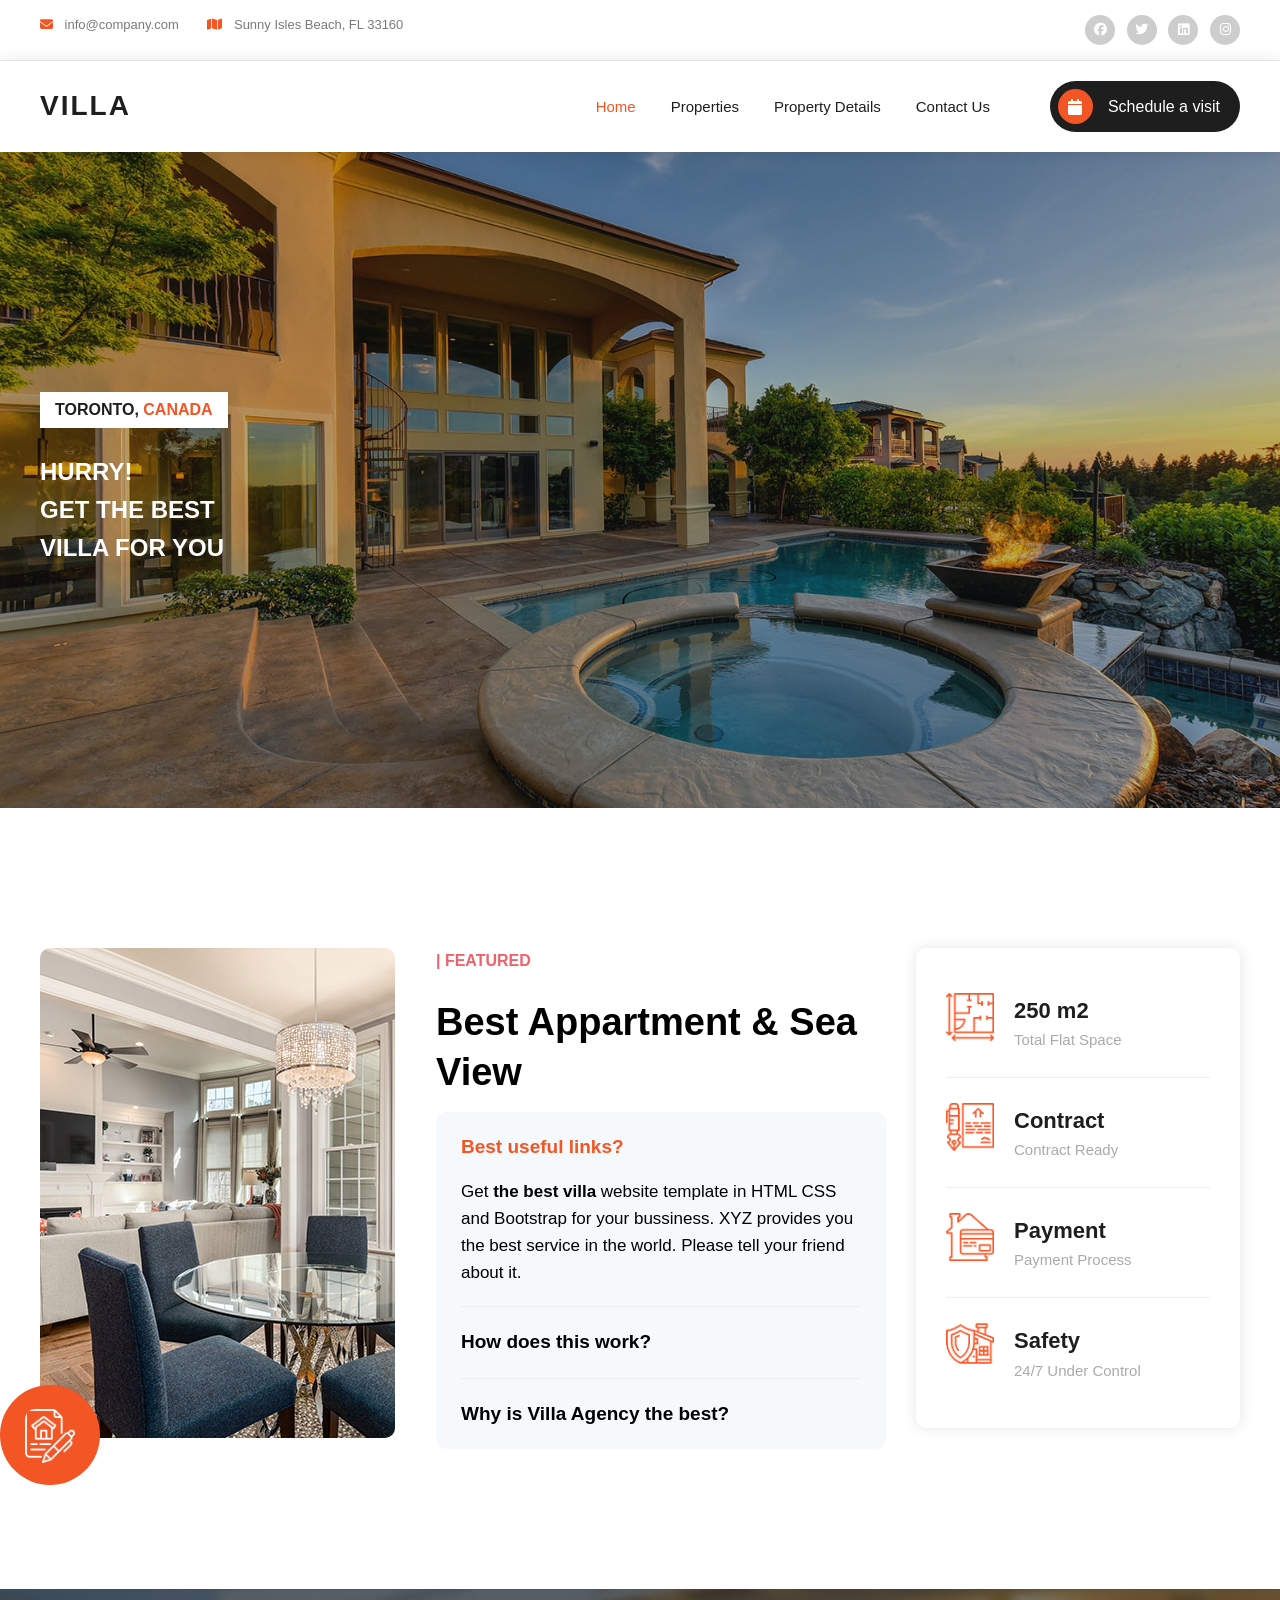
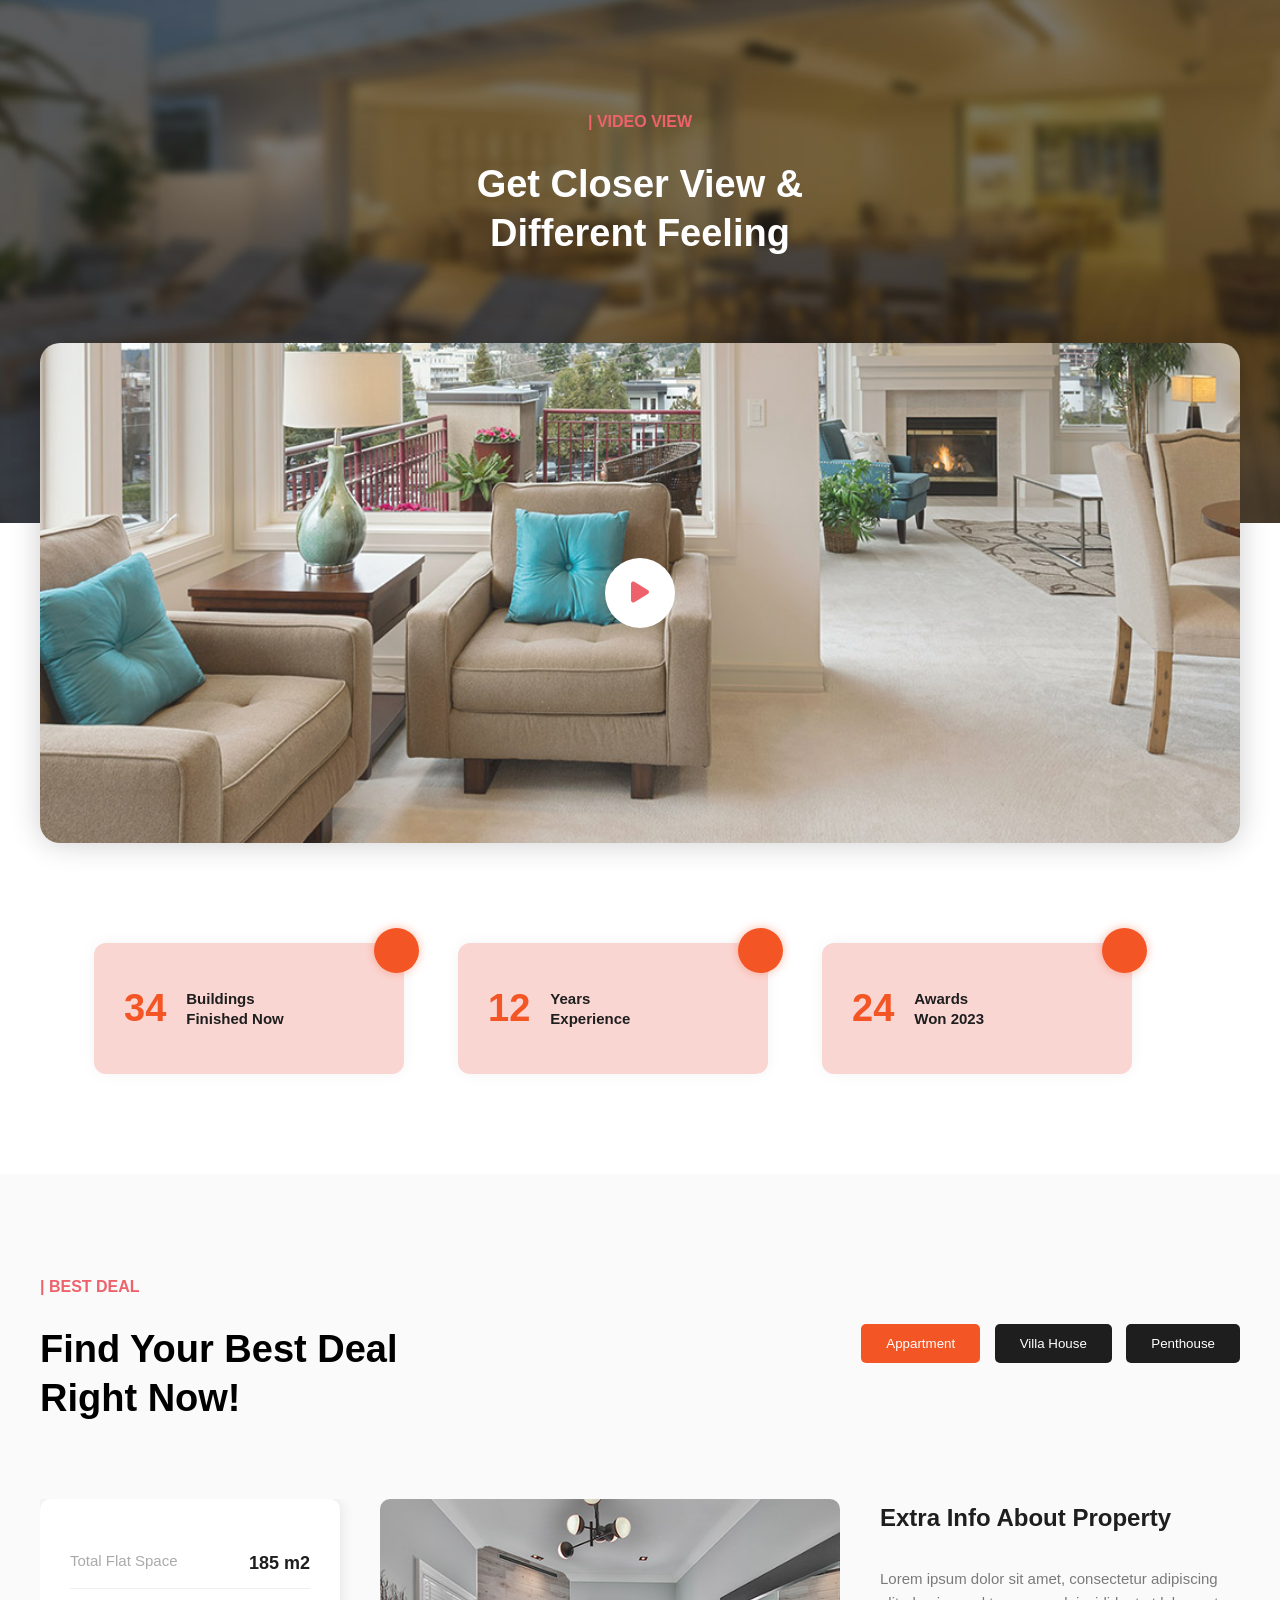
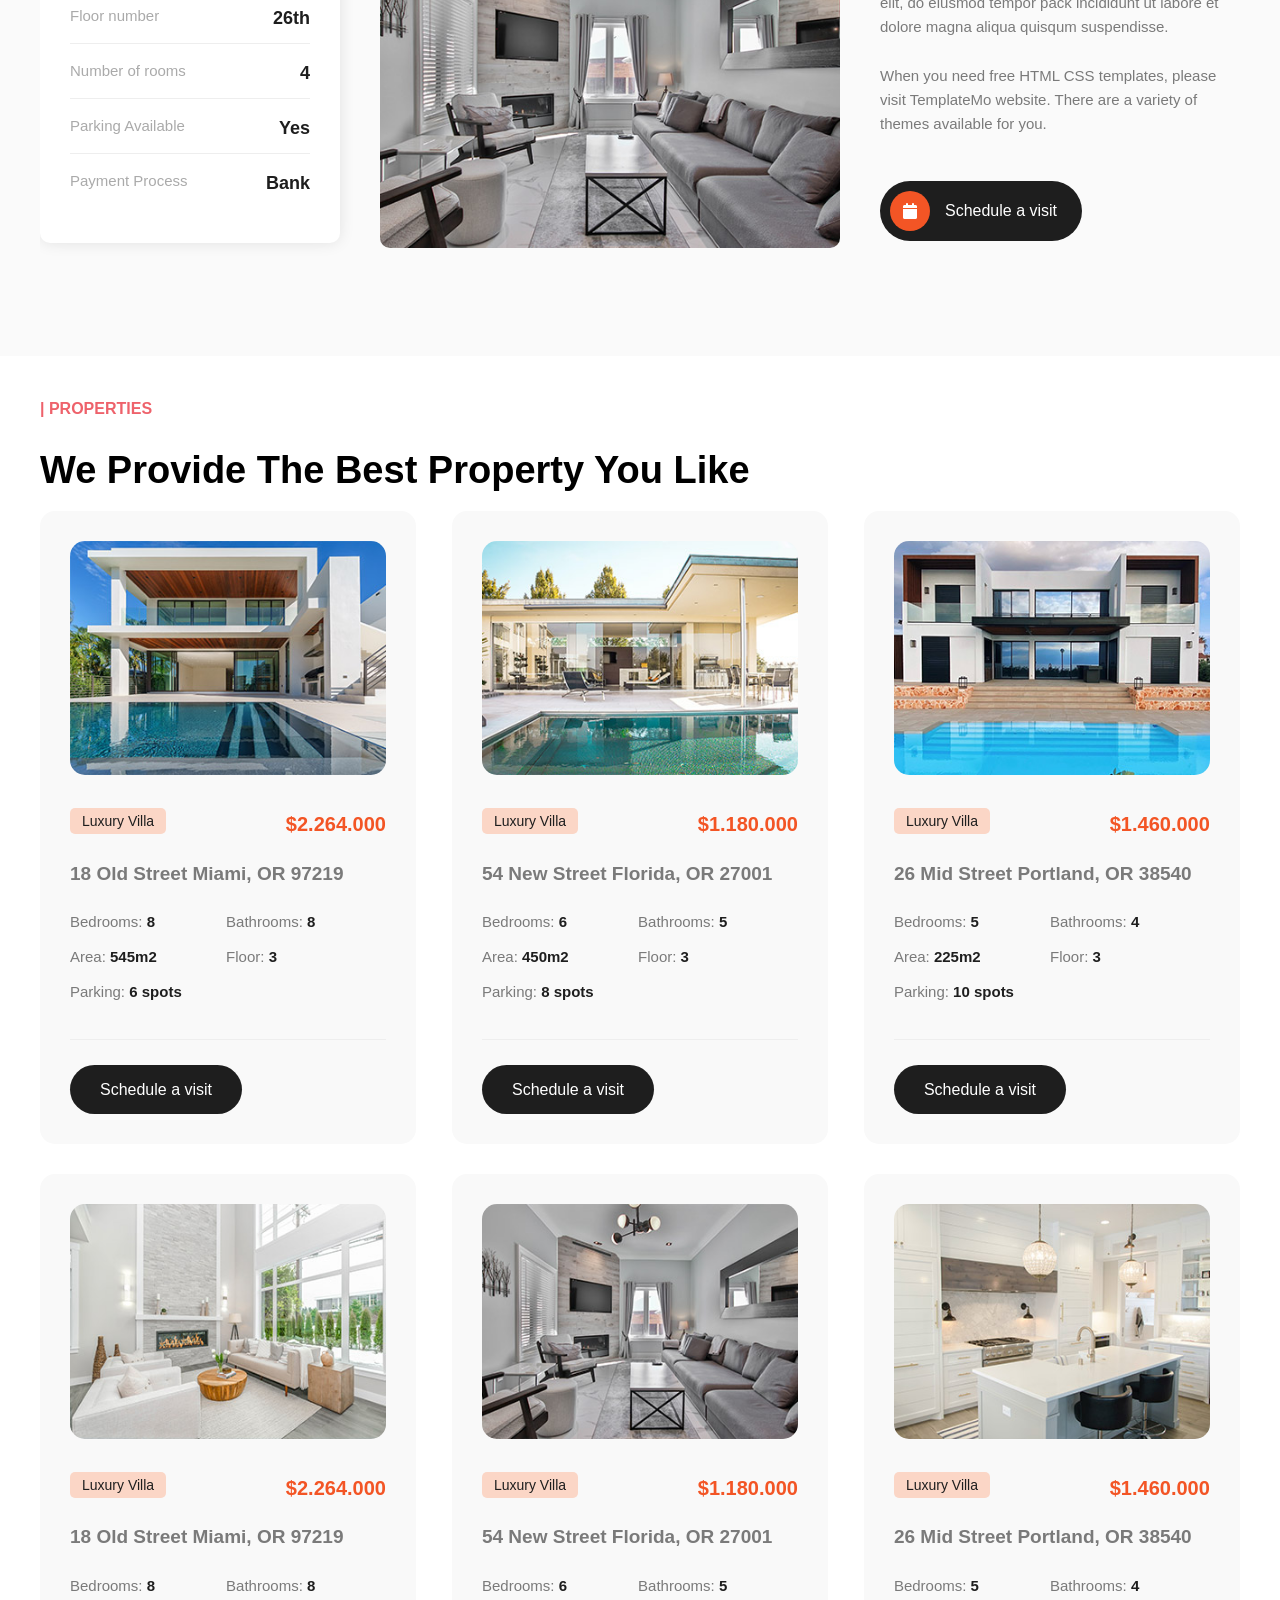
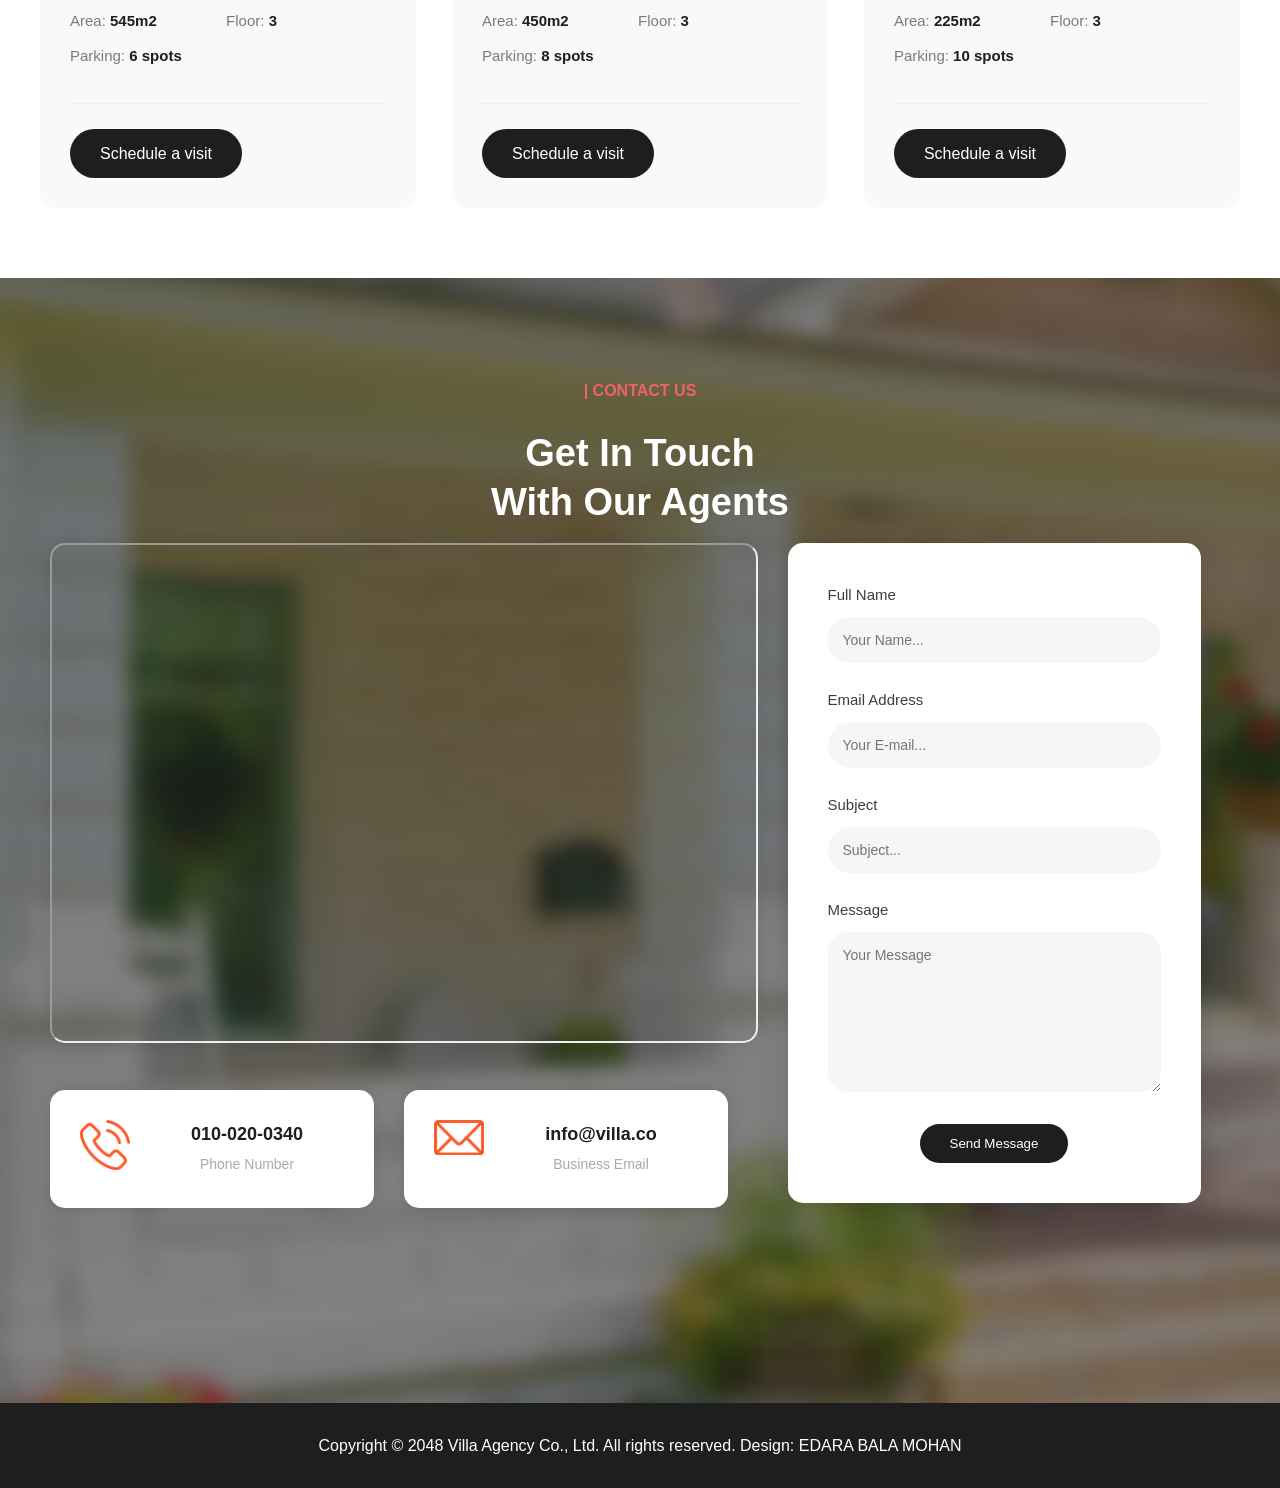
<file: index.html>
<!DOCTYPE html>
<html lang="en">

<head>
    <meta charset="UTF-8">
    <meta name="viewport" content="width=device-width, initial-scale=1.0">
    <title>Villa Project</title>
    <link rel="stylesheet" href="./style.css">
    <!-- Icons -->
    <link rel="stylesheet" href="https://cdnjs.cloudflare.com/ajax/libs/font-awesome/6.4.0/css/all.min.css">
</head>

<body>
    <!-- TOP BAR -->
    <div class="top-info">
        <div class="container clearfix">
            <div class="info-left">
                <div class="info-box"><i class="fa-solid fa-envelope"></i> info@company.com</div>
                <div class="info-box"><i class="fa-solid fa-map"></i> Sunny Isles Beach, FL 33160</div>
            </div>
            <div class="info-right">
                <div class="social-icons">
                    <a href="#"><i class="fa-brands fa-facebook"></i></a>
                    <a href="#"><i class="fa-brands fa-twitter"></i></a>
                    <a href="#"><i class="fa-brands fa-linkedin"></i></a>
                    <a href="#"><i class="fa-brands fa-instagram"></i></a>
                </div>
            </div>
        </div>
    </div>
    <!-- HEADER -->
    <header class="header">
        <div class="container clear">
            <a href="./index.html" class="logo">VILLA</a>
            <nav class="nav clear">
                <ul class="menu">
                    <li><a href="./index.html"  class="active">Home</a></li>
                    <li><a href="./properties.html">Properties</a></li>
                    <li><a href="./property-details.html">Property Details</a></li>
                    <li><a href="./contact.html">Contact Us</a></li>
                </ul>
                <a href="#" class="schedule-btn">
                    <div class="round-icon"><i class="fa-solid fa-calendar"></i></div>
                    Schedule a visit
                </a>
            </nav>
        </div>
    </header>
    <!-- HERO SECTION -->
    <section class="hero">
        <div class="container">
            <div class="label">TORONTO, <span class="orange-text">CANADA</span></div>
            <h1>HURRY!<br>GET THE BEST<br>VILLA FOR YOU</h1>
        </div>
    </section>

    <!-- FEATURED SECTION -->
    <section class="featured">
        <div class="container clearfix">

            <div class="featured-left">
                <img src="./Assets/featured.jpg" alt="Featured">
                <div class="info-icon"><img src="./Assets/featured-icon.png" alt="Icon"></div>
            </div>

            <div class="featured-middle">
                <div class="heading">
                    <h6>| Featured</h6>
                    <h2>Best Appartment & Sea View</h2>
                </div>
                <div class="accordion">
                    <div class="item">
                        <h4 class="orange-text">Best useful links?</h4>
                        <p style="font-size: 17px;">Get <strong>the best villa</strong> website template in HTML CSS and
                            Bootstrap for your bussiness. XYZ provides you the best service in the world. Please tell
                            your friend about it.</p>
                    </div>
                    <div class="item">
                        <h4>How does this work?</h4>
                    </div>
                    <div class="item">
                        <h4>Why is Villa Agency the best?</h4>
                    </div>
                </div>
            </div>

            <div class="featured-right">
                <div class="info-table">
                    <div class="info-item">
                        <img src="./Assets/info-icon-01.png" alt="Icon">
                        <div class="text">
                            <h4>250 m2</h4>
                            <p>Total Flat Space</p>
                        </div>
                    </div>
                    <div class="info-item">
                        <img src="./Assets/info-icon-02.png" alt="Icon">
                        <div class="text">
                            <h4>Contract</h4>
                            <p>Contract Ready</p>
                        </div>
                    </div>
                    <div class="info-item">
                        <img src="./Assets/info-icon-03.png" alt="Icon">
                        <div class="text">
                            <h4>Payment</h4>
                            <p>Payment Process</p>
                        </div>
                    </div>
                    <div class="info-item">
                        <img src="./Assets/info-icon-04.png" alt="Icon">
                        <div class="text">
                            <h4>Safety</h4>
                            <p>24/7 Under Control</p>
                        </div>
                    </div>
                </div>
            </div>

        </div>
    </section>
    <!-- VIDEO SECTION -->
    <div class="video-section">
        <div class="container">
            <div class="heading">
                <h6>| Video View</h6>
                <h2>Get Closer View & <br>Different Feeling</h2>
            </div>
        </div>
    </div>
    <section class="video-container">
        <div class="container">
            <div class="video-content">
                <a href="#" class="play-btn"><i class="fa fa-play"></i></a>
            </div>
        </div>
    </section>
    <!-- STATS SECTION -->
    <section class="stats">
        <div class="container clearfix">
            <div class="stat-card">
                <h2>34</h2>
                <p>Buildings <br>Finished Now</p>
                <div class="dot"></div>
            </div>
            <div class="stat-card">
                <h2>12</h2>
                <p>Years <br>Experience</p>
                <div class="dot"></div>
            </div>
            <div class="stat-card">
                <h2>24</h2>
                <p>Awards <br>Won 2023</p>
                <div class="dot"></div>
            </div>
        </div>
    </section>
    <!-- BEST DEAL SECTION -->
    <section class="best-deal">
        <div class="container">
            <div class="clearfix">
                <div class="heading">
                    <h6>| Best Deal</h6>
                    <h2>Find Your Best Deal <br> Right Now!</h2>
                </div>
                <div class="deal-tabs">
                    <button class="tab-button active">Appartment</button>
                    <button class="tab-button">Villa House</button>
                    <button class="tab-button">Penthouse</button>
                </div>
            </div>

            <div class="deal-content clearfix">
                <div class="deal-info">
                    <ul>
                        <li>Total Flat Space <span>185 m2</span></li>
                        <li>Floor number <span>26th</span></li>
                        <li>Number of rooms <span>4</span></li>
                        <li>Parking Available <span>Yes</span></li>
                        <li>Payment Process <span>Bank</span></li>
                    </ul>
                </div>
                <div class="deal-image">
                    <img src="./Assets/deal-01.jpg" alt="Deal">
                </div>
                <div class="deal-text">
                    <h3>Extra Info About Property</h3>
                    <p>Lorem ipsum dolor sit amet, consectetur adipiscing elit, do eiusmod tempor pack incididunt ut
                        labore et dolore magna aliqua quisqum suspendisse.</p>
                    <p>When you need free HTML CSS templates, please visit TemplateMo website. There are a variety of
                        themes available for you.</p>
                    <a href="#" class="visit-button">
                        <div class="icon-circle"><i class="fa-solid fa-calendar"></i></div>
                        Schedule a visit
                    </a>
                </div>
            </div>
        </div>
    </section>
    <!-- PROPERTIES SECTION -->
    <section class="properties">
        <div class="container clearfix">
            <div class="heading">
                <h6>| Properties</h6>
                <h2>We Provide The Best Property You Like</h2>
            </div>

            <div class="house-grid clearfix">
                <!-- Property 1 -->
                <div class="house-box">
                    <img src="./Assets/property-01.jpg" alt="Property">
                    <span class="tag">Luxury Villa</span>
                    <span class="price">$2.264.000</span>
                    <h4>18 Old Street Miami, OR 97219</h4>
                    <ul>
                        <li>Bedrooms: <b>8</b></li>
                        <li>Bathrooms: <b>8</b></li>
                        <li>Area: <b>545m2</b></li>
                        <li>Floor: <b>3</b></li>
                        <li>Parking: <b>6 spots</b></li>
                    </ul>
                    <div><a href="#" class="black-button">Schedule a visit</a></div>
                </div>

                <!-- Property 2 -->
                <div class="house-box">
                    <img src="./Assets/property-02.jpg" alt="Property">
                    <span class="tag">Luxury Villa</span>
                    <span class="price">$1.180.000</span>
                    <h4>54 New Street Florida, OR 27001</h4>
                    <ul>
                        <li>Bedrooms: <b>6</b></li>
                        <li>Bathrooms: <b>5</b></li>
                        <li>Area: <b>450m2</b></li>
                        <li>Floor: <b>3</b></li>
                        <li>Parking: <b>8 spots</b></li>
                    </ul>
                    <div><a href="#" class="black-button">Schedule a visit</a></div>
                </div>

                <!-- Property 3 -->
                <div class="house-box">
                    <img src="./Assets/property-03.jpg" alt="Property">
                    <span class="tag">Luxury Villa</span>
                    <span class="price">$1.460.000</span>
                    <h4>26 Mid Street Portland, OR 38540</h4>
                    <ul>
                        <li>Bedrooms: <b>5</b></li>
                        <li>Bathrooms: <b>4</b></li>
                        <li>Area: <b>225m2</b></li>
                        <li>Floor: <b>3</b></li>
                        <li>Parking: <b>10 spots</b></li>
                    </ul>
                    <div><a href="#" class="black-button">Schedule a visit</a></div>
                </div>
            </div>
            <div class="house-grid clearfix">
                <!-- Property 4 -->
                <div class="house-box">
                    <img src="./Assets/property-04.jpg" alt="Property">
                    <span class="tag">Luxury Villa</span>
                    <span class="price">$2.264.000</span>
                    <h4>18 Old Street Miami, OR 97219</h4>
                    <ul>
                        <li>Bedrooms: <b>8</b></li>
                        <li>Bathrooms: <b>8</b></li>
                        <li>Area: <b>545m2</b></li>
                        <li>Floor: <b>3</b></li>
                        <li>Parking: <b>6 spots</b></li>
                    </ul>
                    <div><a href="#" class="black-button">Schedule a visit</a></div>
                </div>

                <!-- Property 5 -->
                <div class="house-box">
                    <img src="./Assets/property-05.jpg" alt="Property">
                    <span class="tag">Luxury Villa</span>
                    <span class="price">$1.180.000</span>
                    <h4>54 New Street Florida, OR 27001</h4>
                    <ul>
                        <li>Bedrooms: <b>6</b></li>
                        <li>Bathrooms: <b>5</b></li>
                        <li>Area: <b>450m2</b></li>
                        <li>Floor: <b>3</b></li>
                        <li>Parking: <b>8 spots</b></li>
                    </ul>
                    <div><a href="#" class="black-button">Schedule a visit</a></div>
                </div>

                <!-- Property 6 -->
                <div class="house-box">
                    <img src="./Assets/property-06.jpg" alt="Property">
                    <span class="tag">Luxury Villa</span>
                    <span class="price">$1.460.000</span>
                    <h4>26 Mid Street Portland, OR 38540</h4>
                    <ul>
                        <li>Bedrooms: <b>5</b></li>
                        <li>Bathrooms: <b>4</b></li>
                        <li>Area: <b>225m2</b></li>
                        <li>Floor: <b>3</b></li>
                        <li>Parking: <b>10 spots</b></li>
                    </ul>
                    <div><a href="#" class="black-button">Schedule a visit</a></div>
                </div>
            </div>
        </div>
    </section>

    <!-- CONTACT SECTION -->
    <section class="contact">
        <div class="container">
            <div class="heading">
                <h6>| Contact Us</h6>
                <h2>Get In Touch <br>With Our Agents</h2>
            </div>
            <div class="contact-layout clearfix">
                <div class="contact-map">
                    <iframe
                        src="https://www.google.com/maps?q=1,4th Main Rd Extension Ayyappa Layout Marathahalli Bangalore 560037&output=embed"
                        width="100%" height="500" allowfullscreen=""></iframe>
                    <div class="contact-info-cards clearfix">
                        <div class="info-card">
                            <img src="./Assets/phone-icon.png" alt="Phone">
                            <h4>010-020-0340<br><span>Phone Number</span></h4>
                        </div>
                        <div class="info-card">
                            <img src="./Assets/email-icon.png" alt="Email">
                            <h4>info@villa.co<br><span>Business Email</span></h4>
                        </div>
                    </div>
                </div>
                <div class="contact-form">
                    <form>
                        <div class="field">
                            <label>Full Name</label>
                            <input type="text" placeholder="Your Name...">
                        </div>
                        <div class="field">
                            <label>Email Address</label>
                            <input type="email" placeholder="Your E-mail...">
                        </div>
                        <div class="field">
                            <label>Subject</label>
                            <input type="text" placeholder="Subject...">
                        </div>
                        <div class="field">
                            <label>Message</label>
                            <textarea placeholder="Your Message"></textarea>
                        </div>
                        <button class="black-button" type="submit">Send Message</button>
                    </form>
                </div>
            </div>
        </div>
    </section>
    <!-- FOOTER -->
    <footer class="footer">
        <p>Copyright &copy; 2048 Villa Agency Co., Ltd. All rights reserved. Design: EDARA BALA MOHAN</p>
    </footer>

    <script>
        document.querySelector('.mobile-nav-toggle').addEventListener('click', function () {
            document.querySelector('.nav').classList.toggle('active');
        });
    </script>
</body>

</html>
</file>
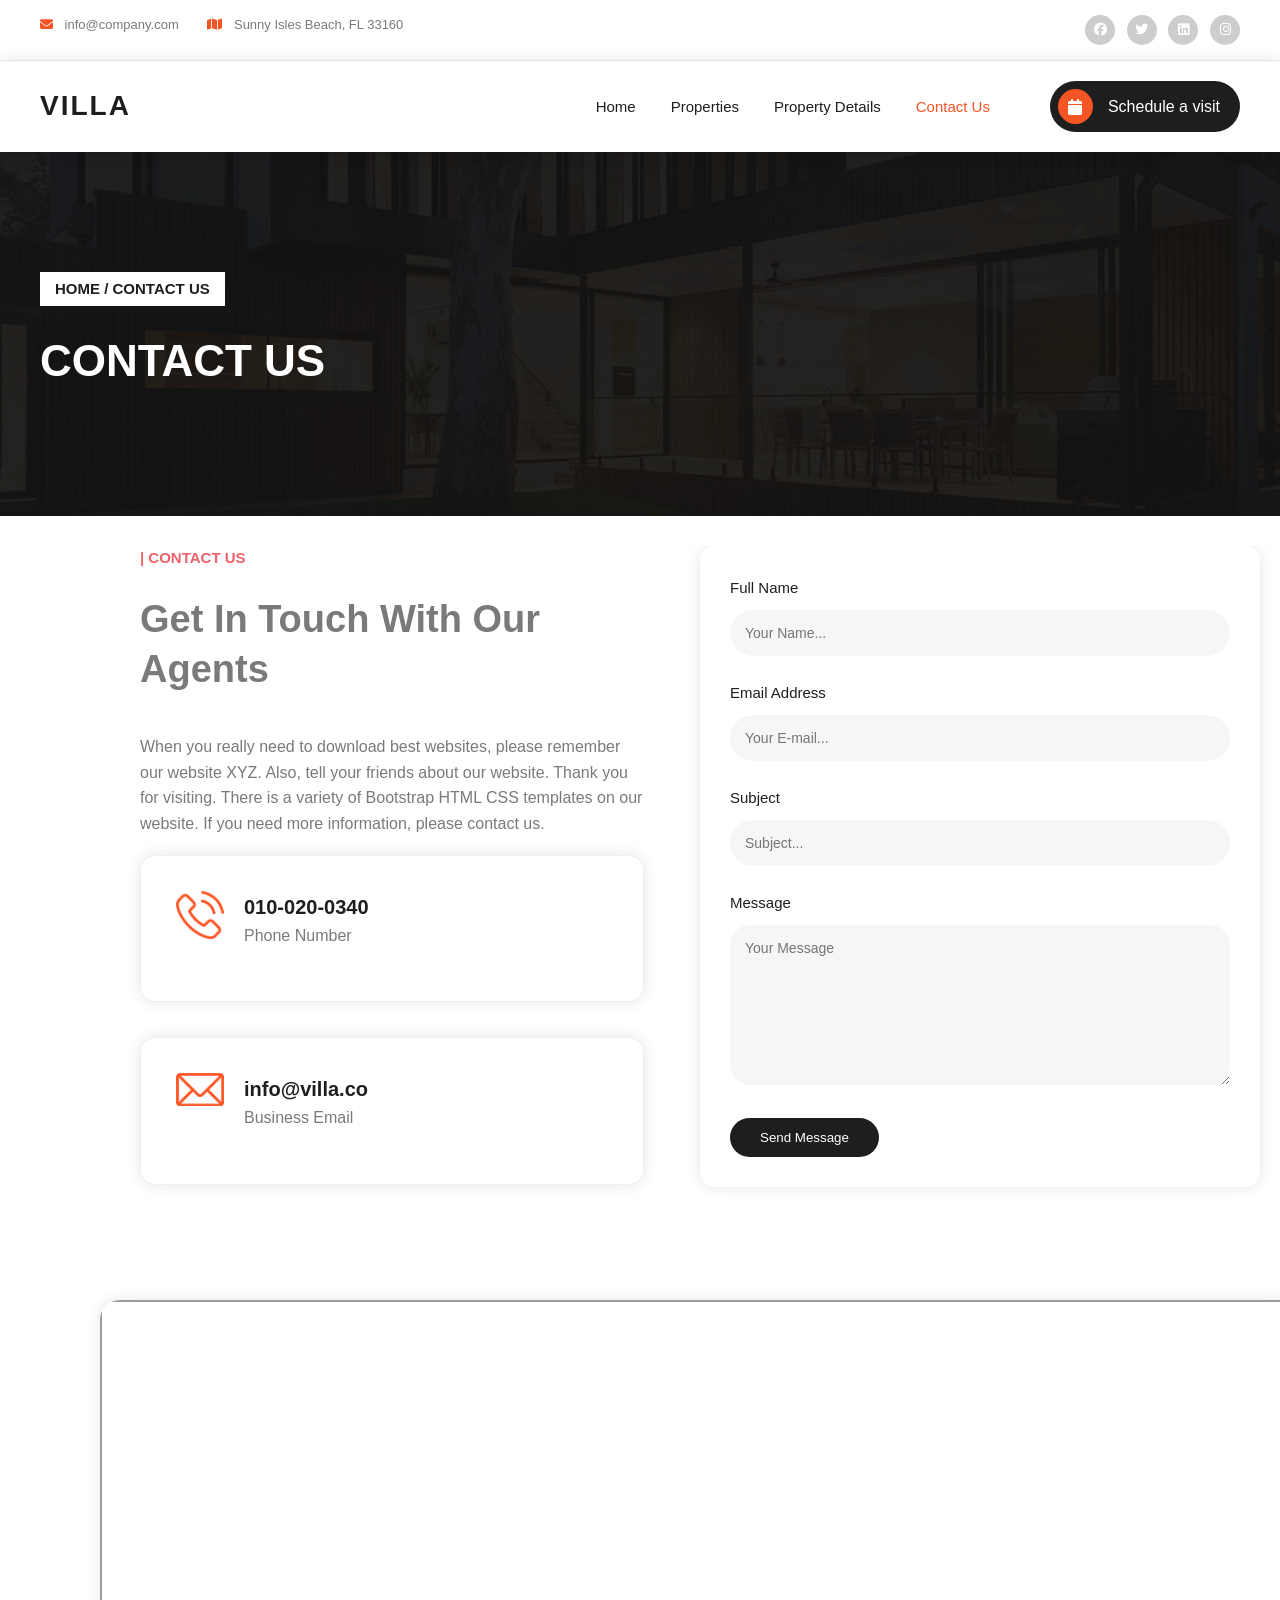
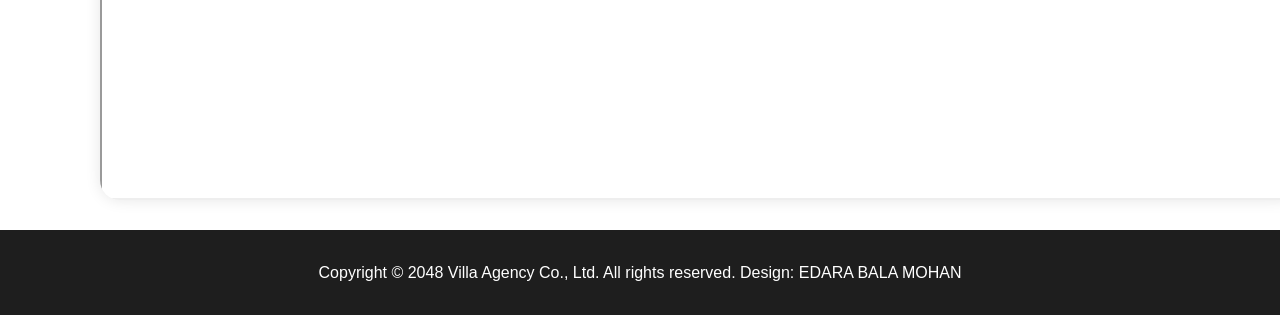
<file: contact.html>
<!DOCTYPE html>
<html lang="en">

<head>
    <meta charset="UTF-8">
    <meta name="viewport" content="width=device-width, initial-scale=1.0">
    <title>Contact Us</title>
    <link rel="stylesheet" href="./style.css">
    <!-- Icons -->
    <link rel="stylesheet" href="https://cdnjs.cloudflare.com/ajax/libs/font-awesome/6.4.0/css/all.min.css">
</head>

<body>
    <!-- TOP BAR -->
    <div class="top-info">
        <div class="container clearfix">
            <div class="info-left">
                <div class="info-box"><i class="fa-solid fa-envelope"></i> info@company.com</div>
                <div class="info-box"><i class="fa-solid fa-map"></i> Sunny Isles Beach, FL 33160</div>
            </div>
            <div class="info-right">
                <div class="social-icons">
                    <a href="#"><i class="fa-brands fa-facebook"></i></a>
                    <a href="#"><i class="fa-brands fa-twitter"></i></a>
                    <a href="#"><i class="fa-brands fa-linkedin"></i></a>
                    <a href="#"><i class="fa-brands fa-instagram"></i></a>
                </div>
            </div>
        </div>
    </div>
    <!-- HEADER -->
    <header class="header">
        <div class="container clear">
            <a href="./index.html" class="logo">VILLA</a>
            <nav class="nav clear">
                <ul class="menu">
                    <li><a href="./index.html">Home</a></li>
                    <li><a href="./properties.html">Properties</a></li>
                    <li><a href="./property-details.html">Property Details</a></li>
                    <li><a href="./contact.html"  class="active">Contact Us</a></li>
                </ul>
                <a href="#" class="schedule-btn">
                    <div class="round-icon"><i class="fa-solid fa-calendar"></i></div>
                    Schedule a visit
                </a>
            </nav>
        </div>
    </header>

    <!-- BANNER -->
    <div class="cp-banner cp-details-banner">
        <div class="container">
            <div class="cp-path">HOME / CONTACT US</div>
            <h1>Contact Us</h1>
        </div>
    </div>

    <!-- Contact Section -->
    <section class="cp-section">
        <div class="container">

            <div class="cp-layout clearfix">

                <div class="cp-info-part">
                    <div class="cp-heading">
                        <h6>| Contact Us</h6>
                        <h2>Get In Touch With Our Agents</h2>
                    </div>
                    <p>When you really need to download best websites, please remember our website XYZ. Also, tell your
                        friends
                        about our website. Thank you for visiting. There is a variety of Bootstrap HTML CSS templates on
                        our
                        website. If you need more information, please contact us.</p>

                    <div class="cp-info-card-box clearfix">
                        <img src="./Assets/phone-icon.png" alt="Phone">
                        <div class="cp-text">
                            <h4>010-020-0340</h4>
                            <p>Phone Number</p>
                        </div>
                    </div>
                    <div class="cp-info-card-box clearfix">
                        <img src="./Assets/email-icon.png" alt="Email">
                        <div class="cp-text">
                            <h4>info@villa.co</h4>
                            <p>Business Email</p>
                        </div>
                    </div>
                </div>

                <div class="cp-form-part">
                    <form>
                        <div class="cp-field">
                            <label>Full Name</label>
                            <input type="text" placeholder="Your Name...">
                        </div>
                        <div class="cp-field">
                            <label>Email Address</label>
                            <input type="email" placeholder="Your E-mail...">
                        </div>
                        <div class="cp-field">
                            <label>Subject</label>
                            <input type="text" placeholder="Subject...">
                        </div>
                        <div class="cp-field">
                            <label>Message</label>
                            <textarea placeholder="Your Message"></textarea>
                        </div>
                        <button class="black-button" type="submit">Send Message</button>
                    </form>
                </div>

            </div>

            <div class="cp-map-area">
                <iframe
                    src="https://www.google.com/maps?q=1,4th Main Rd Extension Ayyappa Layout Marathahalli Bangalore 560037&output=embed"
                    width="100%" height="500" allowfullscreen=""></iframe>
            </div>

        </div>
    </section>
    <!-- FOOTER -->
    <footer class="footer">
        <p>Copyright &copy; 2048 Villa Agency Co., Ltd. All rights reserved. Design: EDARA BALA MOHAN</p>
    </footer>
</body>

</html>
</file>
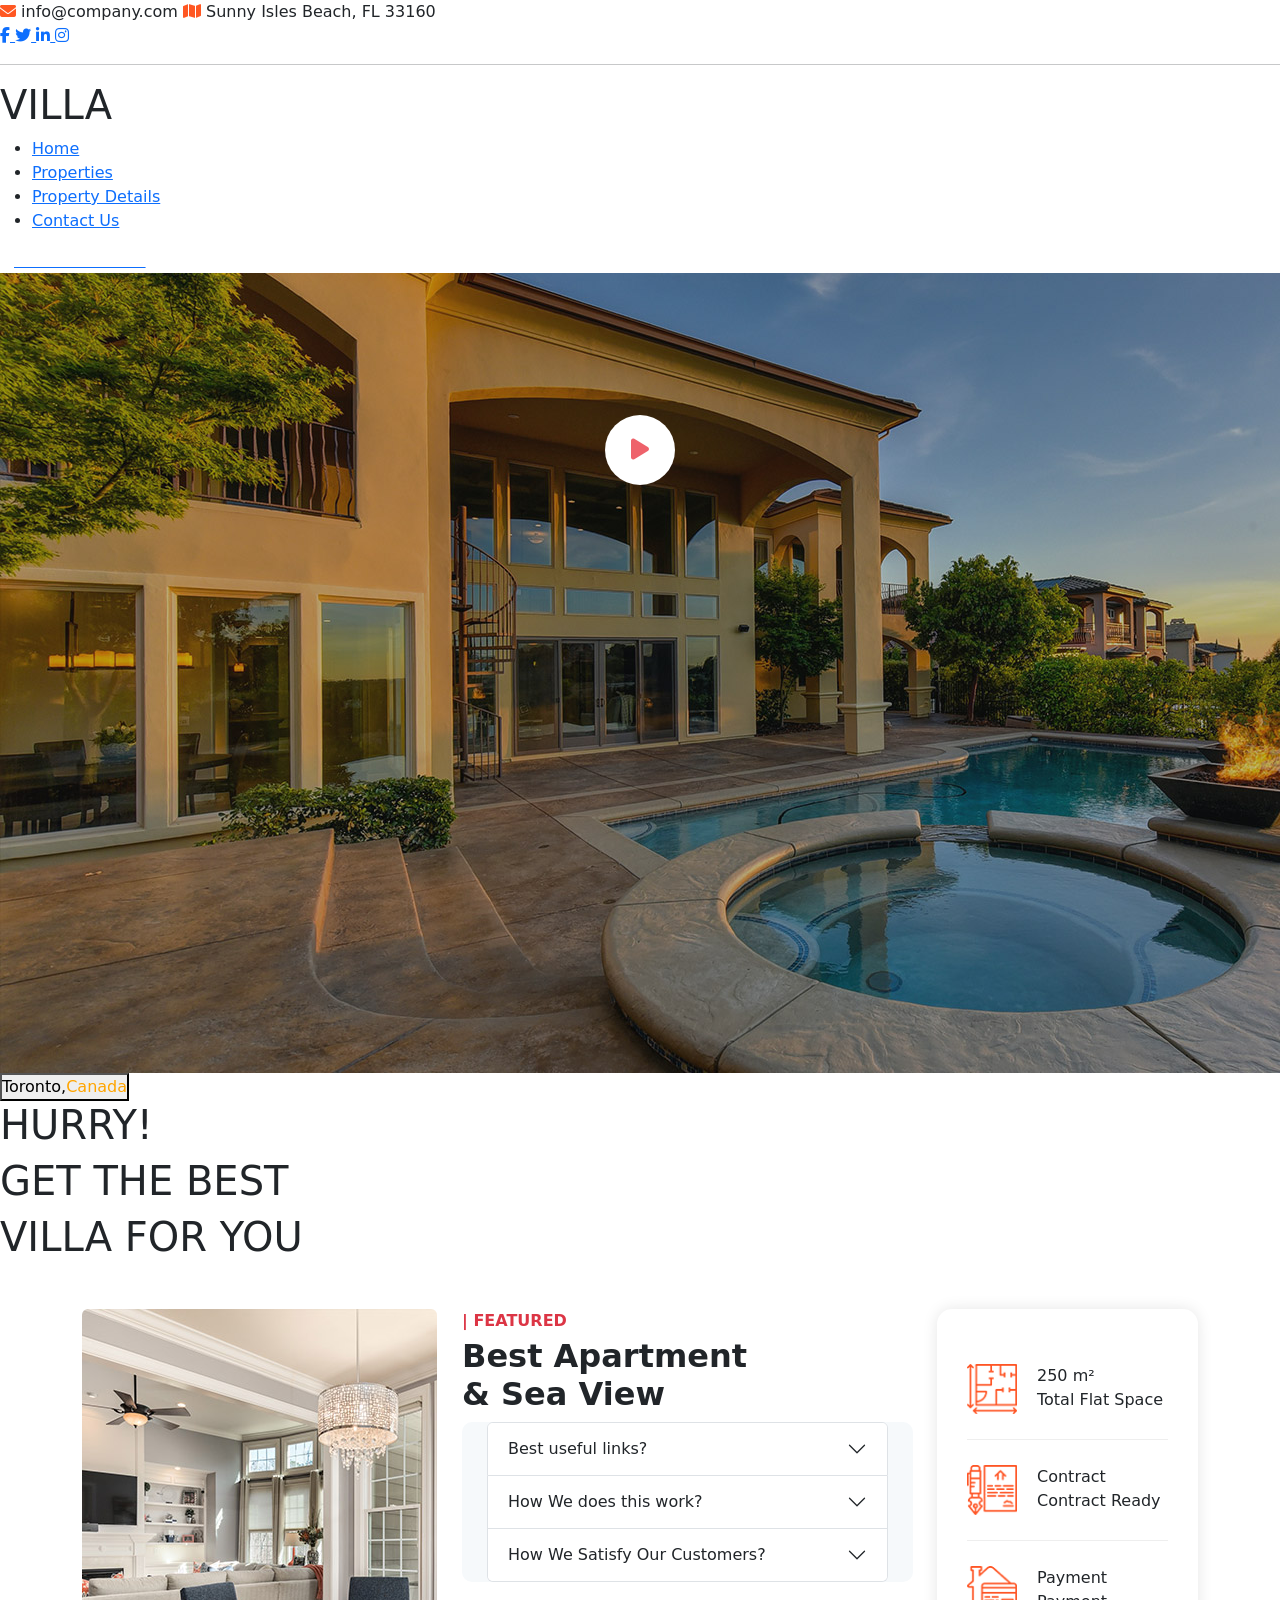
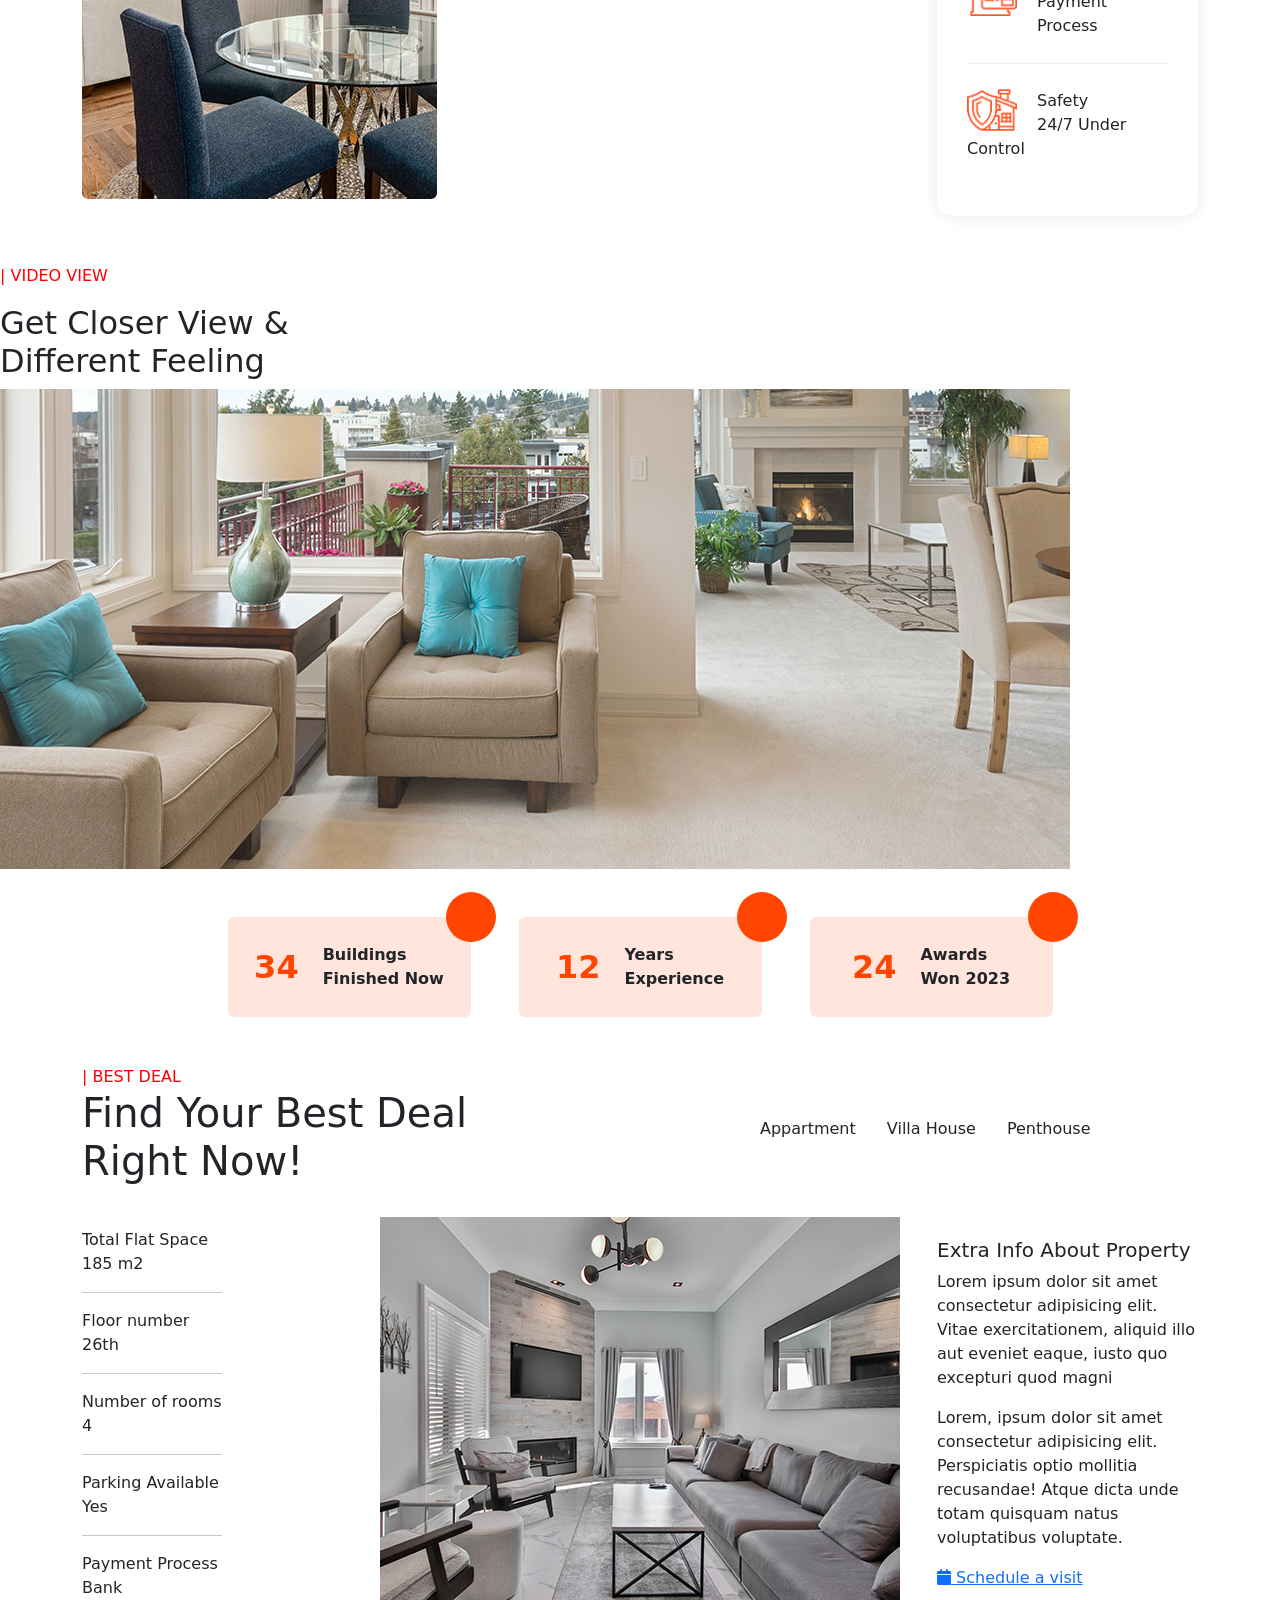
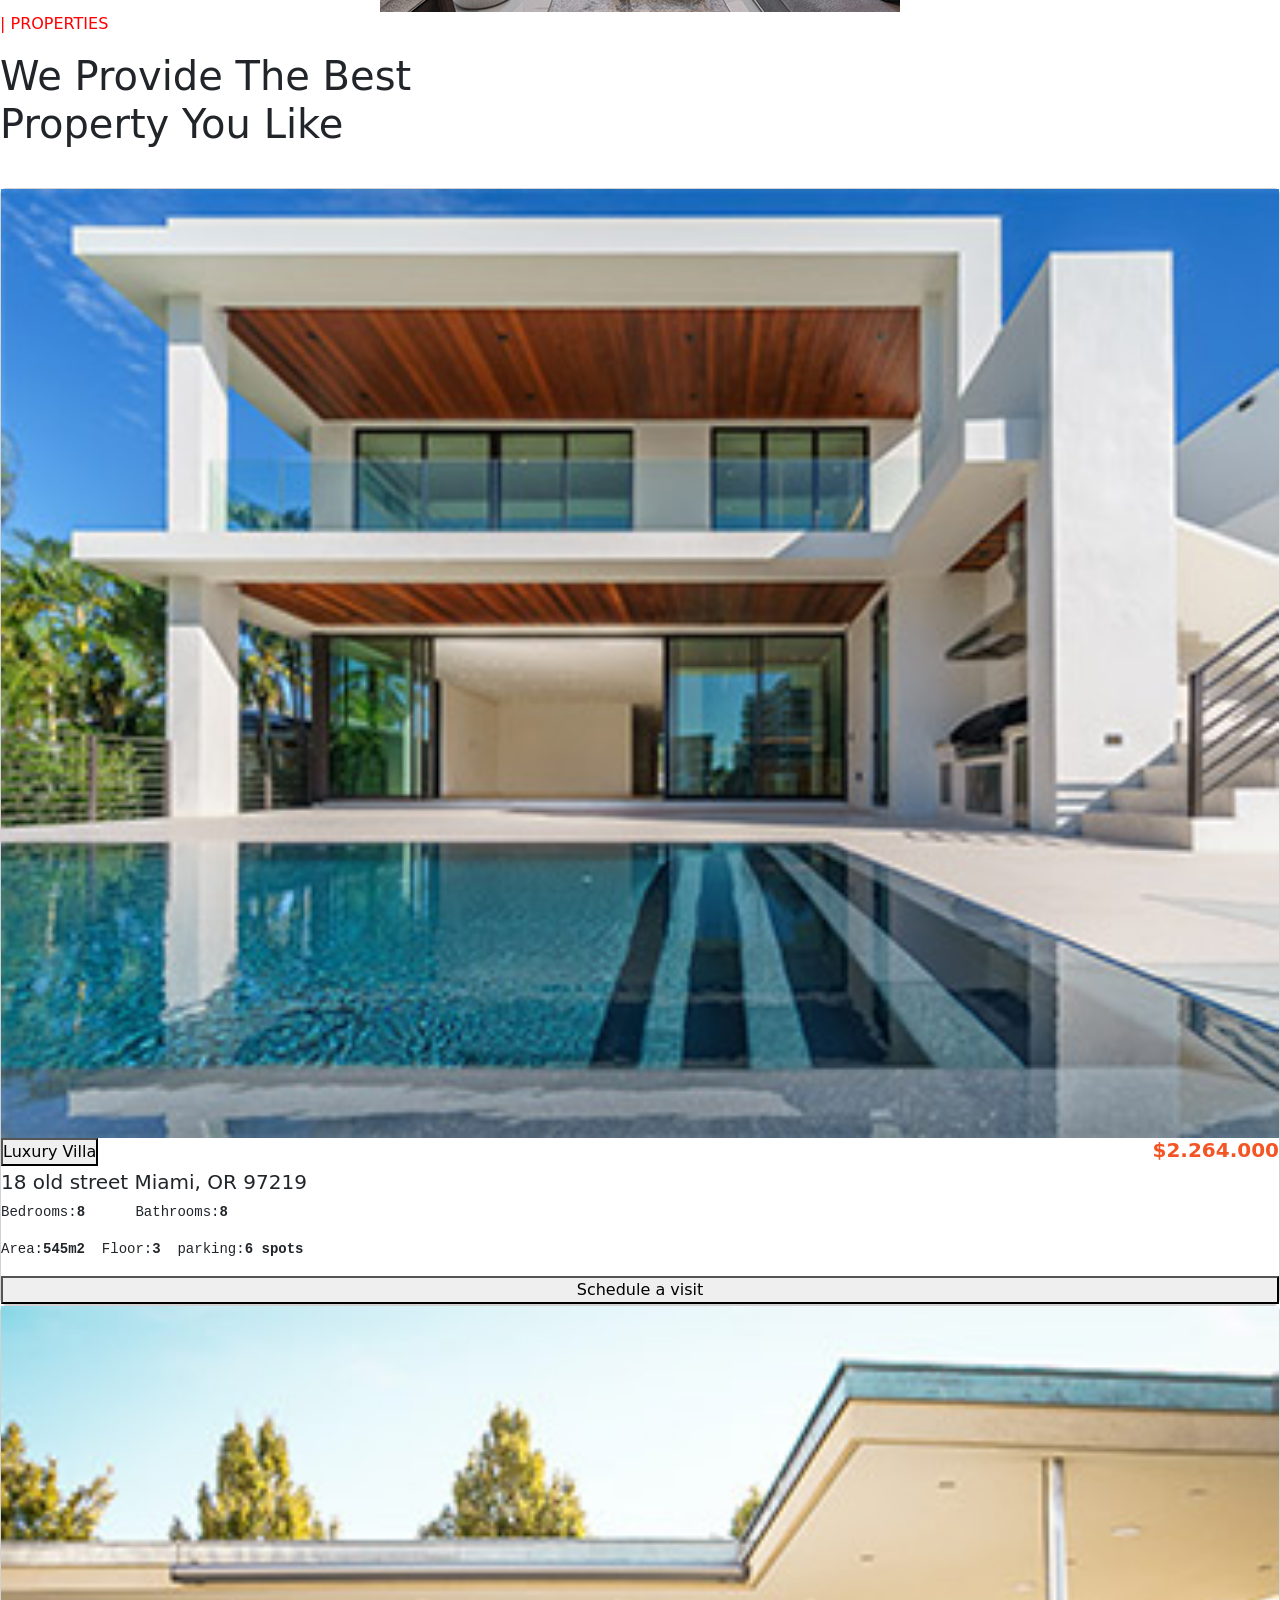
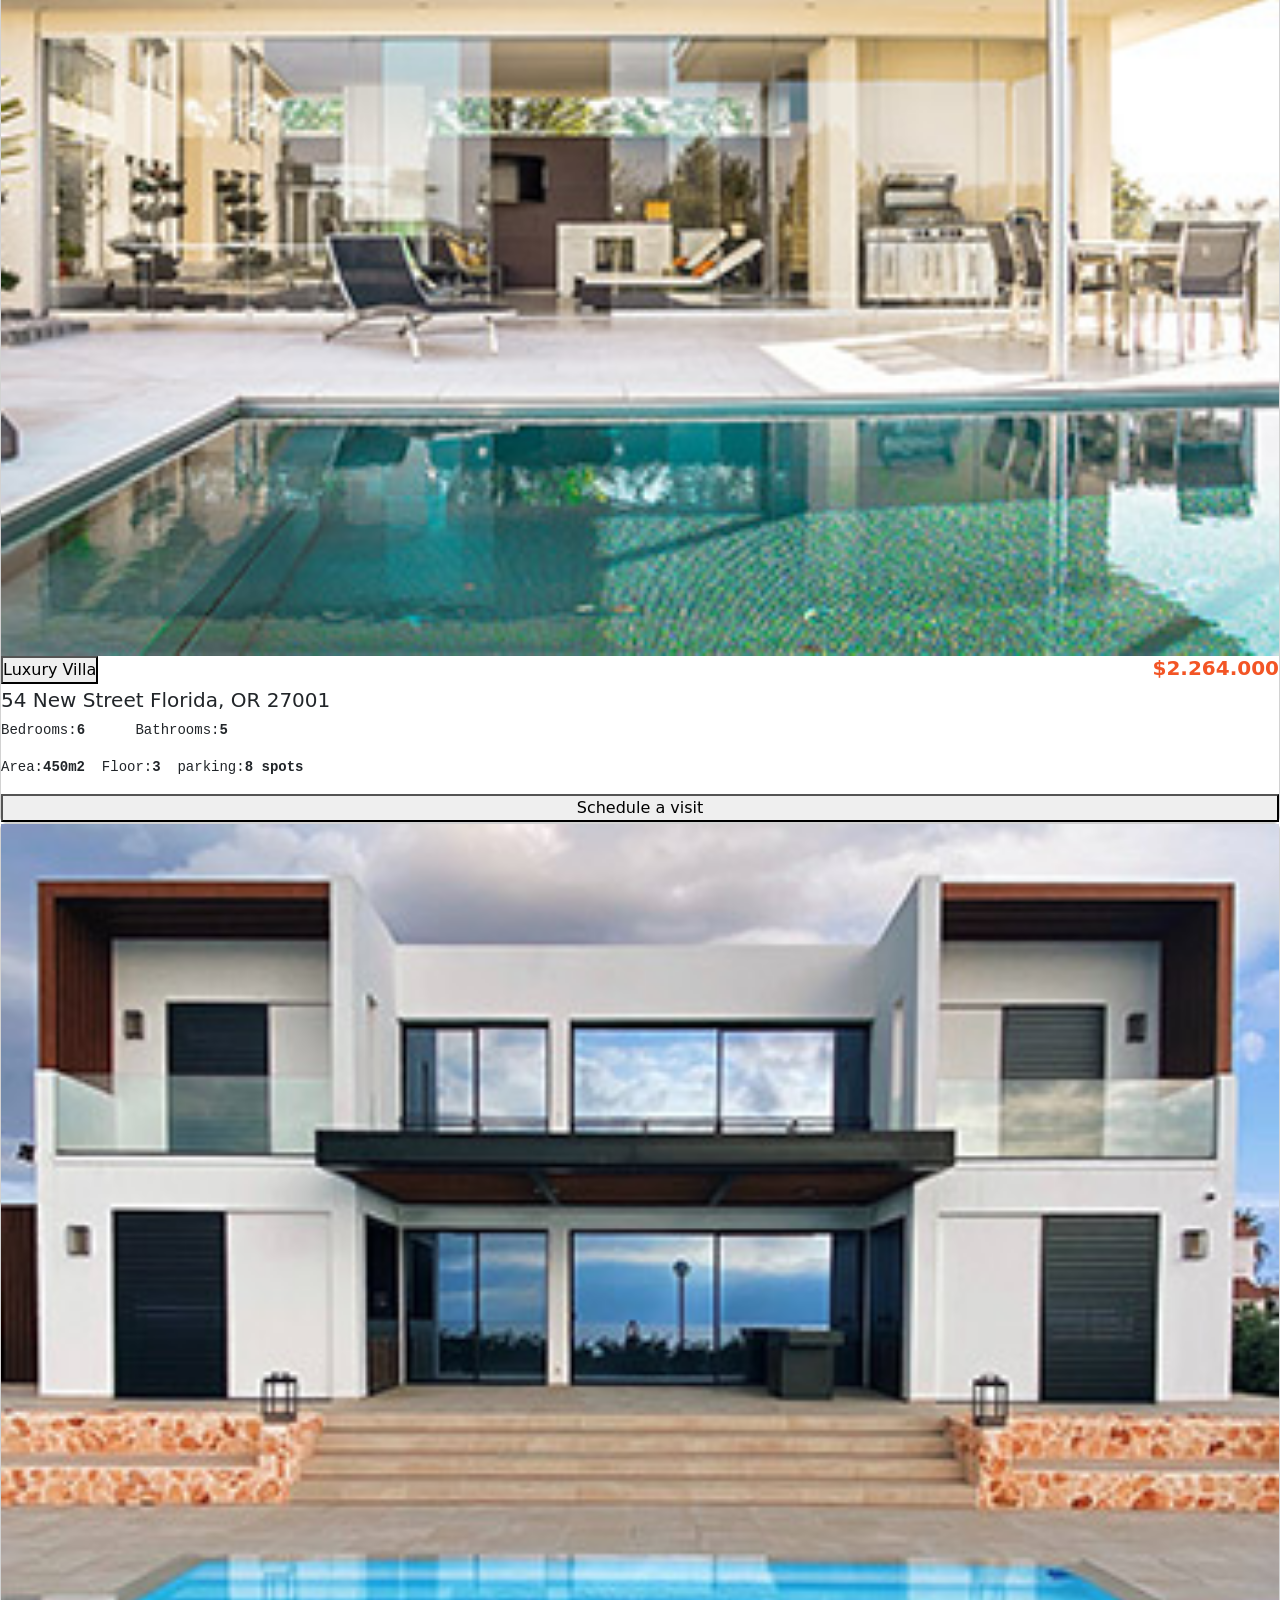
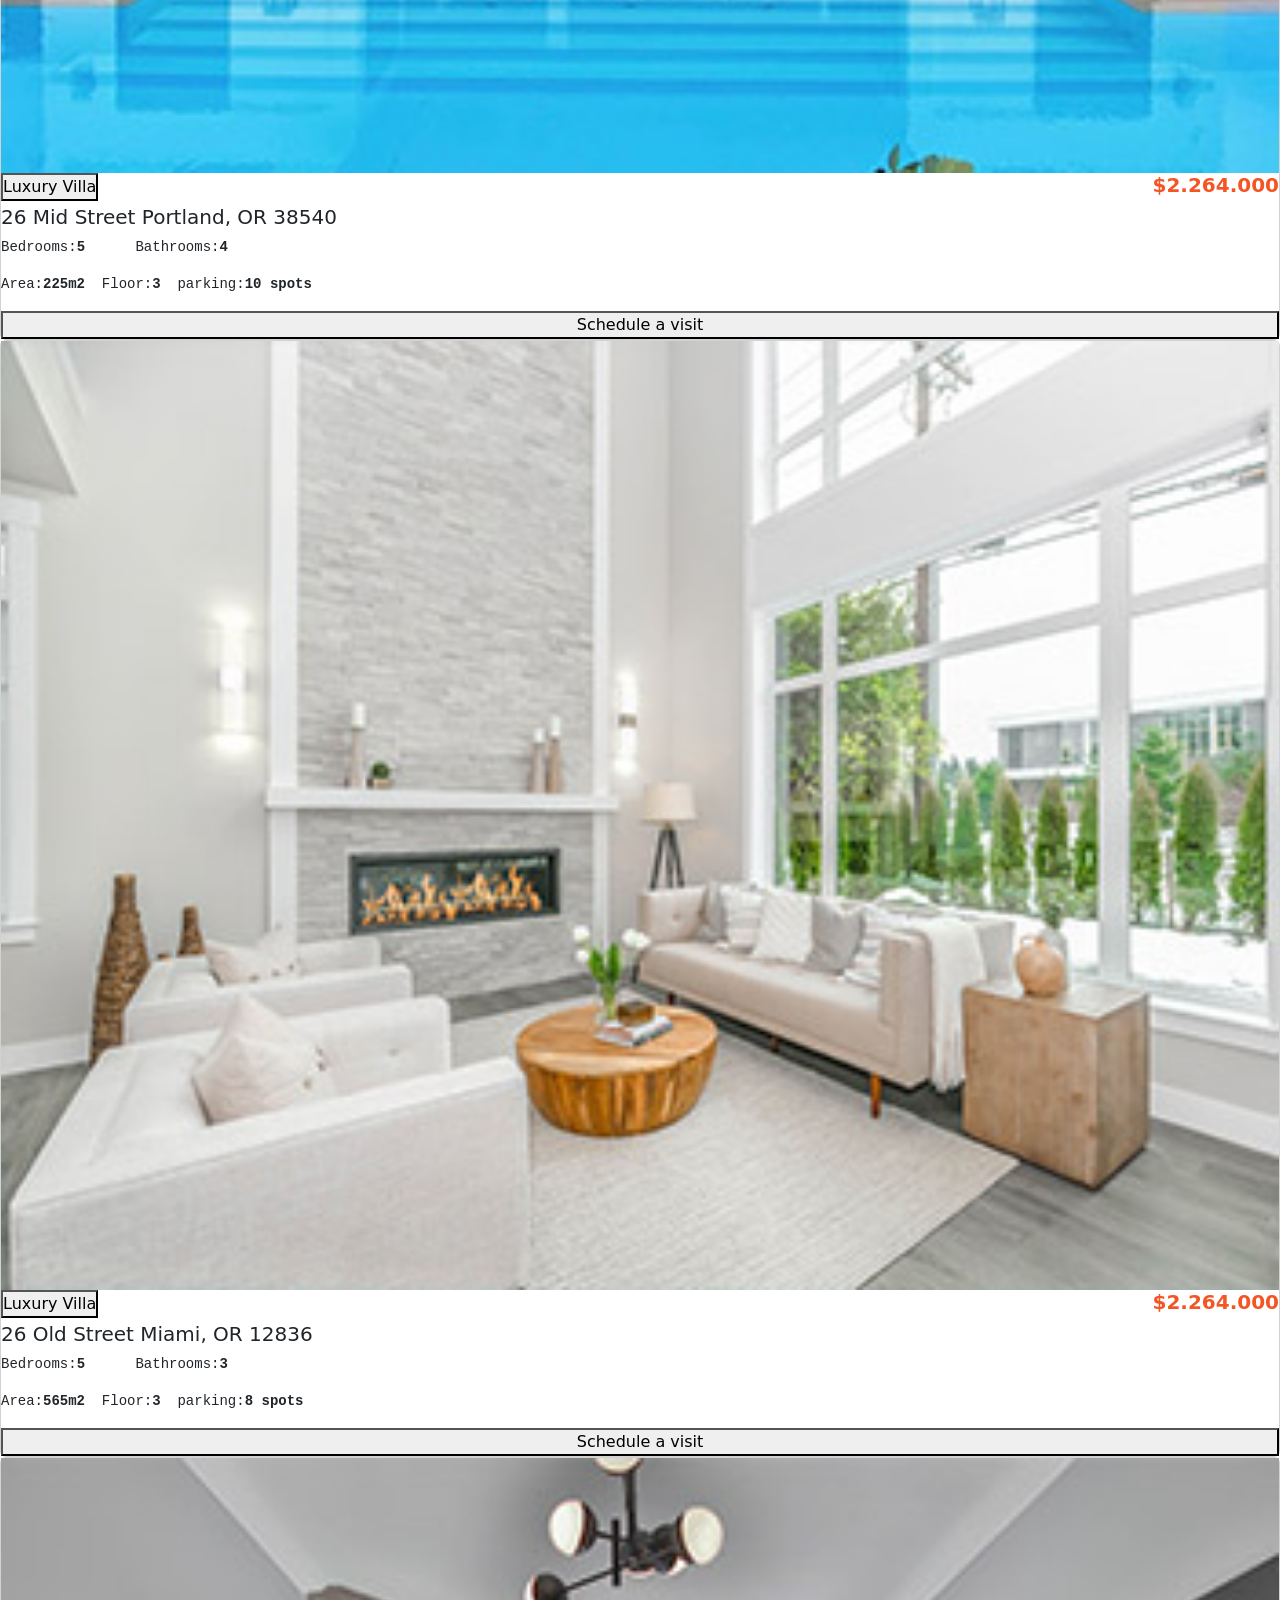
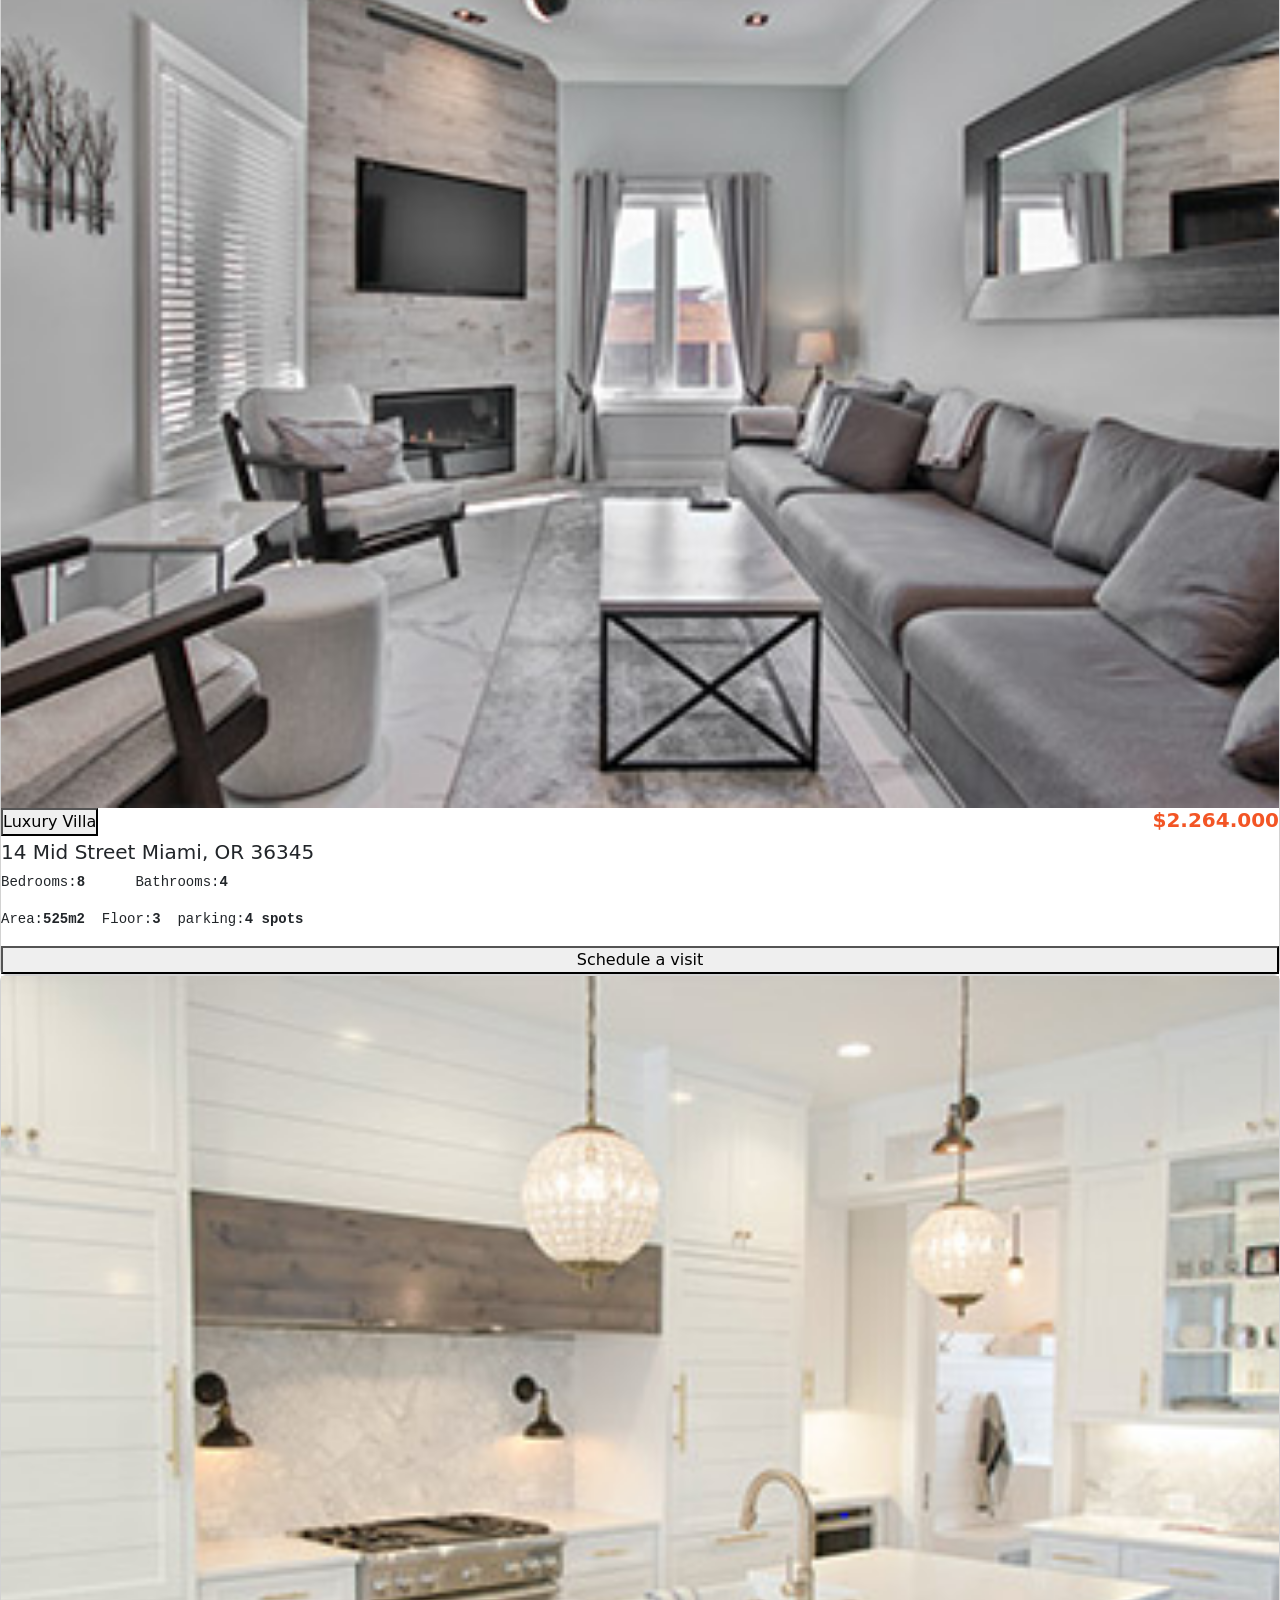
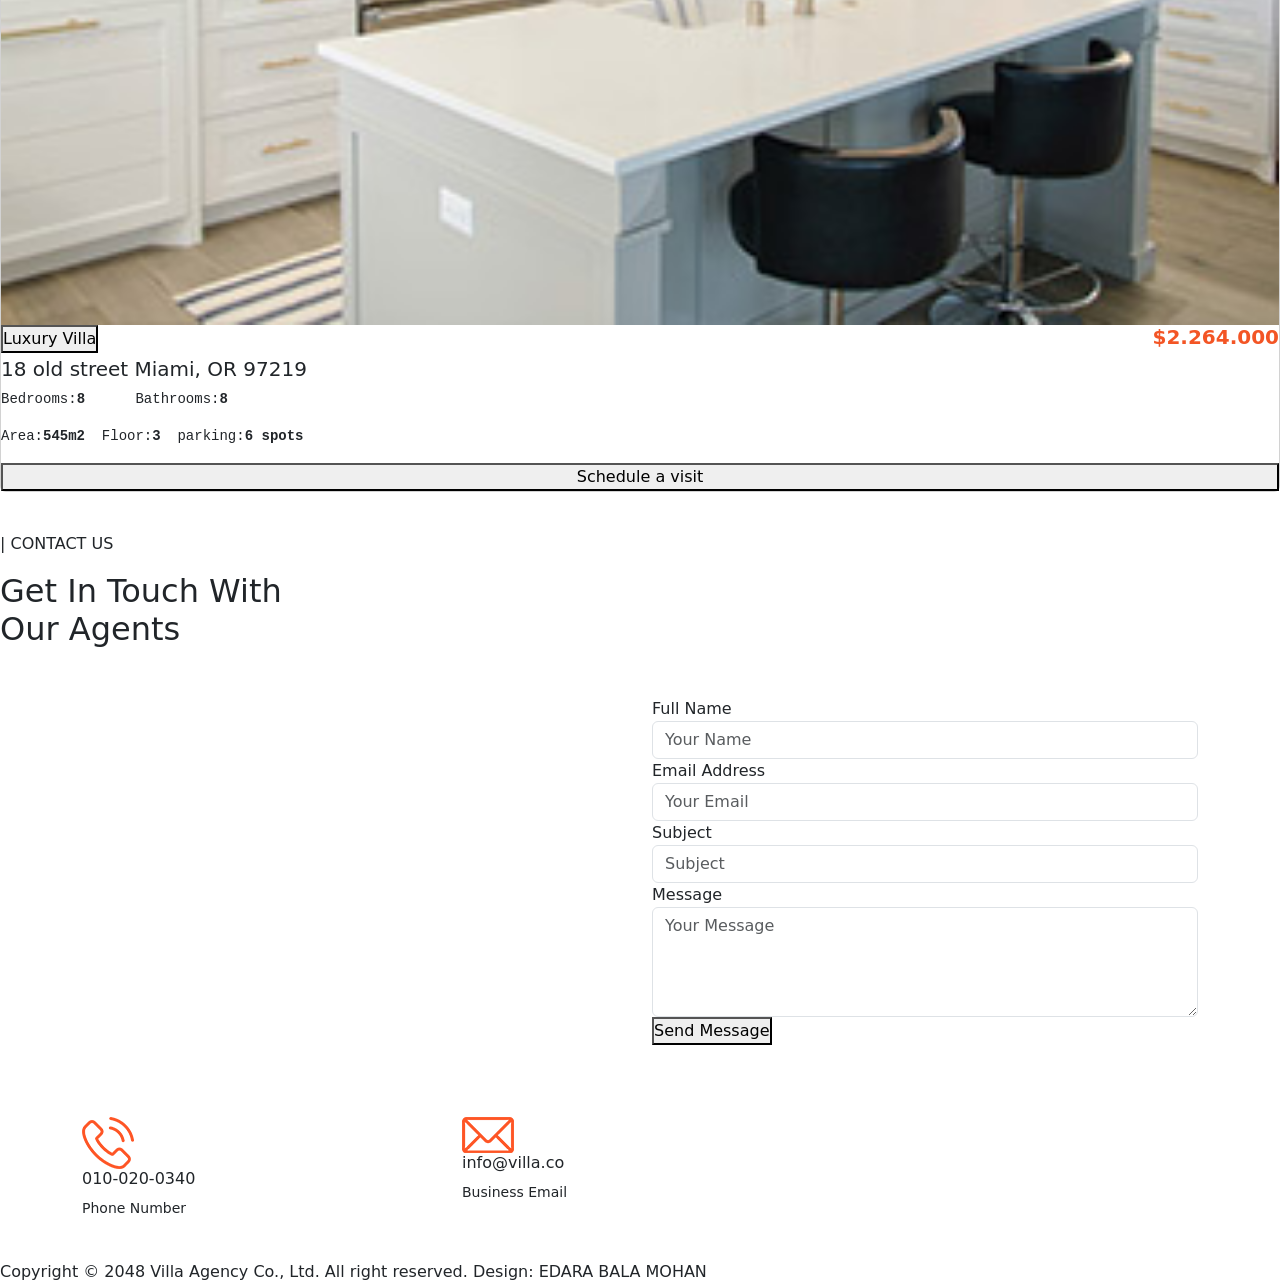
<file: home.html>
<!DOCTYPE html>
<html lang="en">
<head> 
    <meta charset="UTF-8">
    <meta name="viewport" content="width=device-width, initial-scale=1.0">
    <link rel="stylesheet" href="https://cdnjs.cloudflare.com/ajax/libs/font-awesome/6.5.1/css/all.min.css">
    <link rel="stylesheet" href="style.css">
    <link href="https://cdn.jsdelivr.net/npm/bootstrap@5.3.2/dist/css/bootstrap.min.css" rel="stylesheet">
    <title>Home</title>
</head>
<body>
        <i class="fas fa-envelope" style="color: #ff5722;"></i>
    <span> info@company.com</span>
    <i class="fas fa-map" style="color: #ff5722;"></i>
    <span>Sunny Isles Beach, FL 33160</span>
    
    <div class="social">
        <a href="#" class="circle facebook">
            <i class="fab fa-facebook-f"></i>
        </a>
        <a href="#" class="circle twitter">
            <i class="fab fa-twitter"></i>
        </a>
        <a href="#" class="circle linkedin">
            <i class="fab fa-linkedin-in"></i>
        </a>
        <a href="#" class="circle instagram">
            <i class="fab fa-instagram"></i>
        </a>
    </div>
    <hr>
        <header class="link">
            <h1>VILLA</h1>
            <ul>
                <li><a href="#" class="active">Home</a></li>
                <li><a href="properties.html">Properties</a></li>
                <li><a href="propertydetails.html">Property Details</a></li>
                <li><a href="contactus.html">Contact Us</a></li>
            </ul>
            <a class="cta1" href="#"><span style="color:white;">
                <span class="fa fa-calendar" style="color: white;"></span>
                Schedule a visit</span>
            </a>
        </header>
        <div class="hello">
            <img src="./ASSECTS/banner-01.jpg" alt="">
        </div>
        <div class="hello1">
            <button class="ha">Toronto,<span style="color: orange;">Canada</span></button>
            <h1>HURRY!</h1>
            <h1>GET THE BEST</h1>
            <h1>VILLA FOR YOU</h1>
        </div>
<div class="container my-5">
  <div class="row g-4 align-items-start">
    <div class="col-lg-4 col-md-12">
      <img src="./ASSECTS/featured.jpg" alt="Featured" class="img-fluid rounded">
    </div>

    <div class="col-lg-5 col-md-7">
      <p class="text-danger fw-bold mb-1">| FEATURED</p>
      <h2 class="fw-bold">Best Apartment<br>& Sea View</h2>

      <div class="links-box">
        <div class="accordion" id="accordionExample">
        <div class="accordion-item">
            <h2 class="accordion-header">
            <button class="accordion-button collapsed" type="button" data-bs-toggle="collapse" data-bs-target="#collapseOne" aria-expanded="false" aria-controls="collapseOne">
                Best useful links?
            </button>
            </h2>
            <div id="collapseOne" class="accordion-collapse collapse" data-bs-parent="#accordionExample">
            <div class="accordion-body">
                <p>Got <b>the best villa</b> website template in HTML css and
                Bootstrap for your business. XYZ provides you the <span style="color: blue;">best
                service</span> in the world. Please tell your friends about it.</p>
            </div>
            </div>
        </div>

        <div class="accordion-item">
            <h2 class="accordion-header">
            <button class="accordion-button collapsed" type="button" data-bs-toggle="collapse" data-bs-target="#collapseTwo" aria-expanded="false" aria-controls="collapseTwo">
                How We does this work?
            </button>
            </h2>
            <div id="collapseTwo" class="accordion-collapse collapse" data-bs-parent="#accordionExample">
            <div class="accordion-body">
                <p>Lorem ipsum dolor sit amet consectetur adipisicing elit.
                Maiores ipsa harum, amet veritatis dolorum itaque exercitationem?
                Debitis voluptas voluptatem,ipsum sed quaerat dolorum?</p>
            </div>
            </div>
        </div>

        <div class="accordion-item">
            <h2 class="accordion-header">
            <button class="accordion-button collapsed" type="button" data-bs-toggle="collapse" data-bs-target="#collapseThree" aria-expanded="false" aria-controls="collapseThree">
                How We Satisfy Our Customers?
            </button>
            </h2>
            <div id="collapseThree" class="accordion-collapse collapse" data-bs-parent="#accordionExample">
            <div class="accordion-body">
                <p>Lorem ipsum dolor, sit amet consectetur adipisicing elit. <br>
                Cumque, alias odit vitae sapiente, cum fuga ipsum, in ipsa illo <br>
                molestias reiciendis reprehenderit pariatur!</p>
            </div>
            </div>
        </div>
        </div>
      </div>
    </div>

    <div class="col-lg-3 col-md-5">
      <div class="info-card">
        <div class="info-item">
          <img class="home-2-img-icon" src="./ASSECTS/info-icon-01.png" alt="">
          <div>
            <div class="info-title">250 m²</div>
            <div class="info-sub">Total Flat Space</div>
          </div>
        </div>

        <div class="info-item">
          <img class="home-2-img-icon" src="./ASSECTS/info-icon-02.png" alt="">
          <div>
            <div class="info-title">Contract</div>
            <div class="info-sub">Contract Ready</div>
          </div>
        </div>

        <div class="info-item">
          <img class="home-2-img-icon" src="./ASSECTS/info-icon-03.png" alt="">
          <div>
            <div class="info-title">Payment</div>
            <div class="info-sub">Payment Process</div>
          </div>
        </div>

        <div class="info-item">
          <img class="home-2-img-icon" src="./ASSECTS/info-icon-04.png" alt="">
          <div>
            <div class="info-title">Safety</div>
            <div class="info-sub">24/7 Under Control</div>
          </div>
        </div>
      </div>
    </div>
  </div>
</div>
        <div class="ban">
            <div class="ban-text">
                <p class="small-text"><span style="color: red;">| VIDEO VIEW</span></p>
                <h2>Get Closer View &<br>Different Feeling</h2>
            </div>
            <div class="bn">
                <img src="./ASSECTS/video-frame.jpg" alt="">
                <div class="play-btn">
                    <i class="fa fa-play"></i>
                </div>
            </div>
        </div>
        <section class="ex">
            <div class="container my-5">
            <div class="row g-5 justify-content-center"> 
                <div class="col-6 col-md-3">
                <div class="rounded position-relative d-flex justify-content-center align-items-center px-4" 
                    style="background-color: #ffe5db; height: 100px;">
                    <span class="rounded-circle position-absolute top-0 start-100 translate-middle" 
                        style="width: 50px; height: 50px; background-color: orangered;"></span>
                    <div class="d-flex align-items-center">
                    <div class="fs-2 fw-bolder me-4" style="color: orangered;">34</div>
                    <div class="fw-semibold text-start">
                        Buildings<br>Finished Now
                    </div>
                    </div>
                </div>
                </div>

                <div class="col-6 col-md-3">
                <div class="rounded position-relative d-flex justify-content-center align-items-center px-4" 
                    style="background-color: #ffe5db; height: 100px;">
                    <span class="rounded-circle position-absolute top-0 start-100 translate-middle" 
                        style="width: 50px; height: 50px; background-color: orangered;"></span>
                    <div class="d-flex align-items-center">
                    <div class="fs-2 fw-bolder me-4" style="color: orangered;">12</div>
                    <div class="fw-semibold text-start">
                        Years<br>Experience
                    </div>
                    </div>
                </div>
                </div>

                <div class="col-6 col-md-3">
                <div class="rounded position-relative d-flex justify-content-center align-items-center px-4" 
                    style="background-color: #ffe5db; height: 100px;">
                    <span class="rounded-circle position-absolute top-0 start-100 translate-middle" 
                        style="width: 50px; height: 50px; background-color: orangered;"></span>
                    <div class="d-flex align-items-center">
                    <div class="fs-2 fw-bolder me-4" style="color: orangered;">24</div>
                    <div class="fw-semibold text-start">
                        Awards<br>Won 2023
                    </div>
                    </div>
                </div>
                </div>
            </div>
            </div>
        </section>
        <div class="container section-wrap">
            <div class="row align-items-center mb-4">
            <div class="col-lg-7">
                <div class="small-label"><span style="color: red;">| BEST DEAL</span></div>
                <h1 class="hero-title">Find Your Best Deal<br>Right Now!</h1>
            </div>
            <div class="col-lg-5">
                <div class="filters">
                    <button class="btn btn--accent">Appartment</button>
                    <button class="btn btn--dark">Villa House</button>
                    <button class="btn btn--dark">Penthouse</button>
                </div>
            </div>
        </div>
    
        <div class="row gy-4 align-items-center" >
            <div class="col-md-3 d-flex justify-content-center justify-content-md-start">
                <div class="flat-box">
                    <div class="flat-row" >
                        <div class="flat-label">Total Flat Space</div>
                        <div class="flat-value">185 m2</div>
                    </div>
                    <hr>

                    <div class="flat-row">
                        <div class="flat-label">Floor number</div>
                        <div class="flat-value">26th</div>
                    </div>
                    <hr>

                    <div class="flat-row" >
                        <div class="flat-label">Number of rooms</div>
                        <div class="flat-value">4</div>
                    </div>
                    <hr>

                    <div class="flat-row">
                        <div class="flat-label">Parking Available</div>
                        <div class="flat-value">Yes</div>
                    </div>
                    <hr >

                    <div class="flat-row" >
                        <div class="flat-label">Payment Process</div>
                        <div class="flat-value">Bank</div>
                    </div>
                </div>
            </div>

            <div class="col-md-6 d-flex justify-content-center">
                <img src="./ASSECTS/deal-01.jpg" alt="Property" class="house-pic">
            </div>
            <div class="col-md-3 d-flex justify-content-center justify-content-md-end">
                <div class="extra-info">
                    <h5>Extra Info About Property</h5>
                    <p style="justify-content:space-evenly">
                        Lorem ipsum dolor sit amet consectetur adipisicing elit. 
                        Vitae exercitationem, aliquid illo aut eveniet eaque, iusto quo excepturi quod magni  
                    </p>

                    <p>
                        Lorem, ipsum dolor sit amet consectetur adipisicing elit. Perspiciatis optio 
                        mollitia recusandae! Atque dicta unde totam quisquam natus voluptatibus voluptate.
                    </p>

                    <a class="cta" href="#">
                        <span class="fa fa-calendar"></span>
                        Schedule a visit
                    </a>
                </div>
            </div>
        </div>
  </div>
        <div class="best">
            <p><span style="color: red;">| PROPERTIES</span></p>
            <h1>We Provide The Best <br> Property You Like</h1>
        </div>
    <section class="product">
        <div class="card">
            <img src="./ASSECTS/property-01.jpg" alt="Boat">
            <div class="top-row">
                <button class="lu">Luxury Villa</button>
                <h5 class="price">$2.264.000</h5>
            </div>
            <h5>18 old street Miami, OR 97219</h5>
            <pre>Bedrooms:<b>8</b>      Bathrooms:<b>8</b></pre>
            <pre>Area:<b>545m2</b>  Floor:<b>3</b>  parking:<b>6 spots</b></pre>
            <button class="bo">Schedule a visit</button>
        </div>

        <div class="card">
            <img src="./ASSECTS/property-02.jpg" alt="Bat">
            <div class="top-row">
                <button class="lu">Luxury Villa</button>
                <h5 class="price">$2.264.000</h5>
            </div>
            <h5>54 New Street Florida, OR 27001</h5>
            <pre>Bedrooms:<b>6</b>      Bathrooms:<b>5</b></pre>
            <pre>Area:<b>450m2</b>  Floor:<b>3</b>  parking:<b>8 spots</b></pre>
            <button class="bo">Schedule a visit</button>
        </div>

        <div class="card">
            <img src="./ASSECTS/property-03.jpg" alt="Banana">
            <div class="top-row">
                <button class="lu">Luxury Villa</button>
                <h5 class="price">$2.264.000</h5>
            </div>
            <h5>26 Mid Street Portland, OR 38540</h5>
            <pre>Bedrooms:<b>5</b>      Bathrooms:<b>4</b></pre>
            <pre>Area:<b>225m2</b>  Floor:<b>3</b>  parking:<b>10 spots</b></pre>
            <button class="bo">Schedule a visit</button>
        </div>

        <div class="card">
            <img src="./ASSECTS/property-04.jpg" alt="Shoes">
            <div class="top-row">
                <button class="lu">Luxury Villa</button>
                <h5 class="price">$2.264.000</h5>
            </div>
            <h5>26 Old Street Miami, OR 12836</h5>
            <pre>Bedrooms:<b>5</b>      Bathrooms:<b>3</b></pre>
            <pre>Area:<b>565m2</b>  Floor:<b>3</b>  parking:<b>8 spots</b></pre>
            <button class="bo">Schedule a visit</button>
        </div>

        <div class="card">
            <img src="./ASSECTS/property-05.jpg" alt="Sun Glasses">
            <div class="top-row">
                <button class="lu">Luxury Villa</button>
                <h5 class="price">$2.264.000</h5>
            </div>
            <h5>14 Mid Street Miami, OR 36345</h5>
            <pre>Bedrooms:<b>8</b>      Bathrooms:<b>4</b></pre>
            <pre>Area:<b>525m2</b>  Floor:<b>3</b>  parking:<b>4 spots</b></pre>
            <button class="bo">Schedule a visit</button>
        </div>

        <div class="card">
            <img src="./ASSECTS/property-06.jpg" alt="Sun Screen">
            <div class="top-row">
                <button class="lu">Luxury Villa</button>
                <h5 class="price">$2.264.000</h5>
            </div>
            <h5>18 old street Miami, OR 97219</h5>
            <pre>Bedrooms:<b>8</b>      Bathrooms:<b>8</b></pre>
            <pre>Area:<b>545m2</b>  Floor:<b>3</b>  parking:<b>6 spots</b></pre>
            <button class="bo">Schedule a visit</button>
        </div>
    </section>

    <section class="contact-band" id="contact">

        <div class="contact-bg">
            <div class="contact-overlay">
                <p class="contact1">| CONTACT US</p>
                <h2 class="contact2">
                    Get In Touch With <br> Our Agents
                </h2>
            </div>
        </div>

        <div class="container mt-5">
            <div class="row g-4">

                <div class="col-lg-6">
                <iframe class="map-embed"
                    src="https://www.google.com/maps?q=KPHB,Hyderabad,Telangana&output=embed"
                    loading="lazy">
                </iframe>
                </div>

                <div class="col-lg-6">
                    <form class="contact-card">
                        <label>Full Name</label>
                        <input type="text" class="form-control" placeholder="Your Name">

                        <label>Email Address</label>
                        <input type="email" class="form-control" placeholder="Your Email">

                        <label>Subject</label>
                        <input type="text" class="form-control" placeholder="Subject">

                        <label>Message</label>
                        <textarea class="form-control" rows="4" placeholder="Your Message"></textarea>

                        <button class="btn-send">Send Message</button>
                    </form>
                </div>
            </div>

            <div class="row mt-5 g-4">
                <div class="col-md-4">
                    <div class="contact-info-box">
                        <img src="./ASSECTS/phone-icon.png">
                        <div>
                            <h6>010-020-0340</h6>
                            <small>Phone Number</small>
                        </div>
                    </div>
                </div>

                <div class="col-md-6">
                    <div class="contact-info-box">
                        <img src="./ASSECTS/email-icon.png">
                        <div>
                            <h6>info@villa.co</h6>
                            <small>Business Email</small>
                        </div>
                    </div>
                </div>
            </div>
        </div>

    </section>
    <footer>
        <div class="foo">
            Copyright &copy; 2048 Villa Agency Co., Ltd. All right reserved. Design: EDARA BALA MOHAN
        </div>
    </footer>
    <script src="https://cdn.jsdelivr.net/npm/bootstrap@5.3.8/dist/js/bootstrap.bundle.min.js"></script>
</body>
</html>
</file>
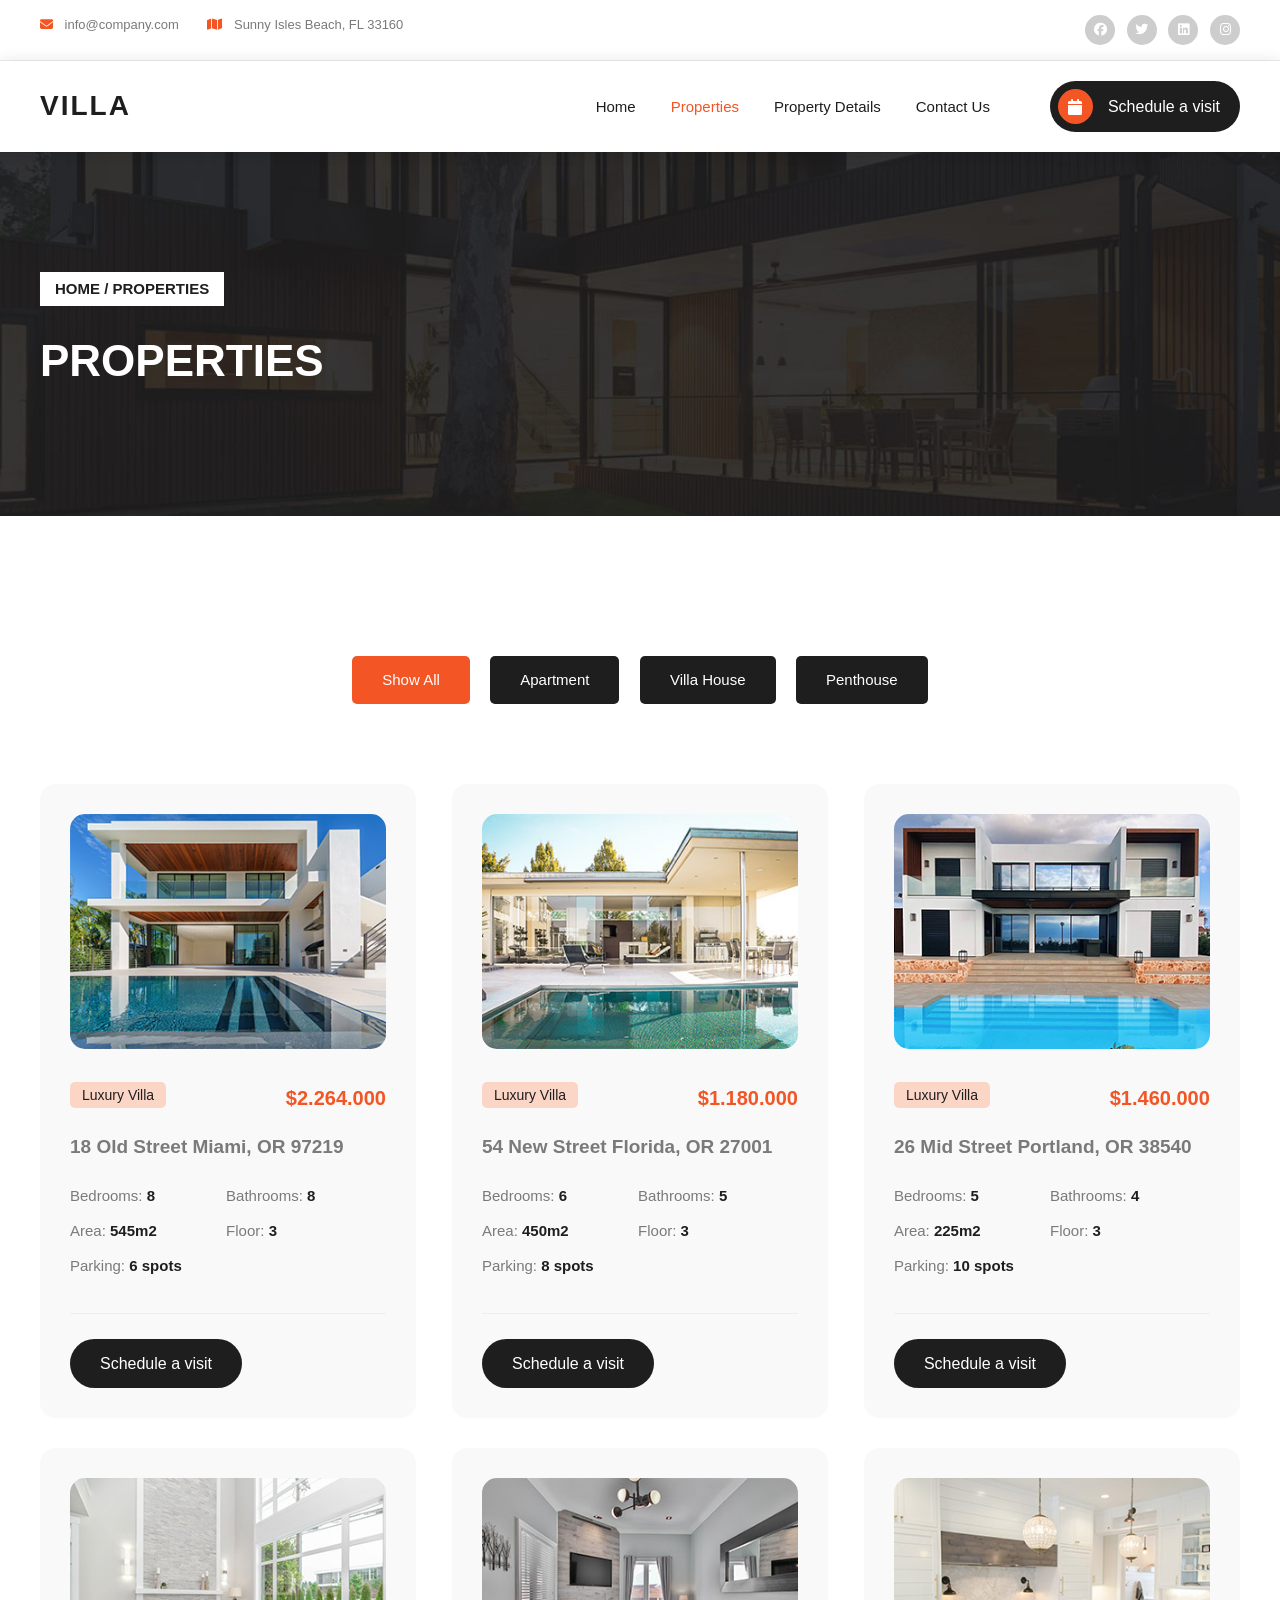
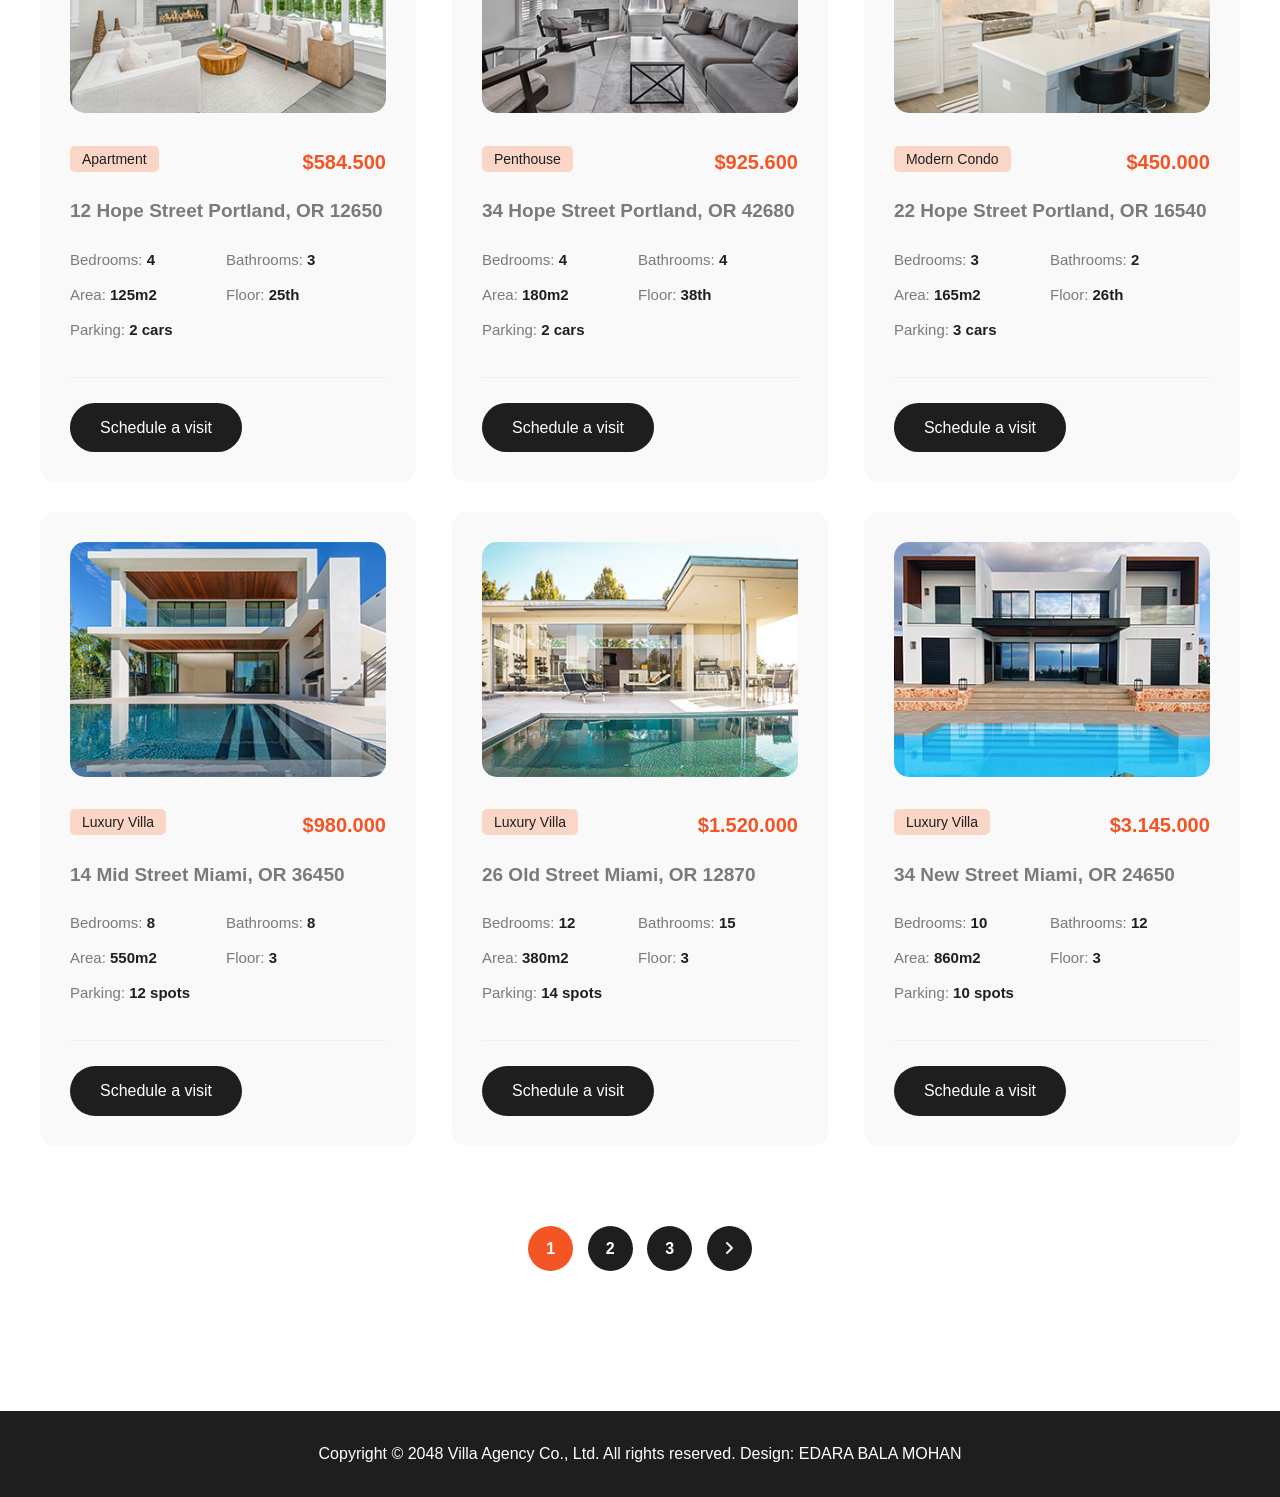
<file: properties.html>
<!DOCTYPE html>
<html lang="en">

<head>
    <meta charset="UTF-8">
    <meta name="viewport" content="width=device-width, initial-scale=1.0">
    <title>Properties Page</title>
    <link rel="stylesheet" href="./style.css">
    <!-- Icons -->
    <link rel="stylesheet" href="https://cdnjs.cloudflare.com/ajax/libs/font-awesome/6.4.0/css/all.min.css">
</head>

<body>
    <!-- TOP BAR -->
    <div class="top-info">
        <div class="container clearfix">
            <div class="info-left">
                <div class="info-box"><i class="fa-solid fa-envelope"></i> info@company.com</div>
                <div class="info-box"><i class="fa-solid fa-map"></i> Sunny Isles Beach, FL 33160</div>
            </div>
            <div class="info-right">
                <div class="social-icons">
                    <a href="#"><i class="fa-brands fa-facebook"></i></a>
                    <a href="#"><i class="fa-brands fa-twitter"></i></a>
                    <a href="#"><i class="fa-brands fa-linkedin"></i></a>
                    <a href="#"><i class="fa-brands fa-instagram"></i></a>
                </div>
            </div>
        </div>
    </div>
    <!-- HEADER -->
    <header class="header">
        <div class="container clear">
            <a href="./index.html" class="logo">VILLA</a>
            <nav class="nav clear">
                <ul class="menu">
                    <li><a href="./index.html" >Home</a></li>
                    <li><a href="./properties.html" class="active">Properties</a></li>
                    <li><a href="./property-details.html">Property Details</a></li>
                    <li><a href="./contact.html">Contact Us</a></li>
                </ul>
                <a href="#" class="schedule-btn">
                    <div class="round-icon"><i class="fa-solid fa-calendar"></i></div>
                    Schedule a visit
                </a>
            </nav>
        </div>
    </header>
    <!-- BANNER -->
    <div class="banner properties-banner">
        <div class="container">
            <div class="path">HOME / PROPERTIES</div>
            <h1>Properties</h1>
        </div>
    </div>

    <!-- PROPERTIES LISTING -->
    <section class="properties-section">
        <div class="container">

            <div class="category-tabs">
                <div class="tab-btn active">Show All</div>
                <div class="tab-btn">Apartment</div>
                <div class="tab-btn">Villa House</div>
                <div class="tab-btn">Penthouse</div>
            </div>

            <div class="house-grid clearfix">

                <!-- Property 1 -->
                <div class="house-box">
                    <img src="./Assets/property-01.jpg" alt="Property">
                    <span class="tag">Luxury Villa</span>
                    <span class="price">$2.264.000</span>
                    <h4>18 Old Street Miami, OR 97219</h4>
                    <ul>
                        <li>Bedrooms: <b>8</b></li>
                        <li>Bathrooms: <b>8</b></li>
                        <li>Area: <b>545m2</b></li>
                        <li>Floor: <b>3</b></li>
                        <li>Parking: <b>6 spots</b></li>
                    </ul>
                    <div><a href="./contact.html" class="black-button">Schedule a visit</a></div>
                </div>

                <!-- Property 2 -->
                <div class="house-box">
                    <img src="./Assets/property-02.jpg" alt="Property">
                    <span class="tag">Luxury Villa</span>
                    <span class="price">$1.180.000</span>
                    <h4>54 New Street Florida, OR 27001</h4>
                    <ul>
                        <li>Bedrooms: <b>6</b></li>
                        <li>Bathrooms: <b>5</b></li>
                        <li>Area: <b>450m2</b></li>
                        <li>Floor: <b>3</b></li>
                        <li>Parking: <b>8 spots</b></li>
                    </ul>
                    <div><a href="./contact.html" class="black-button">Schedule a visit</a></div>
                </div>

                <!-- Property 3 -->
                <div class="house-box">
                    <img src="./Assets/property-03.jpg" alt="Property">
                    <span class="tag">Luxury Villa</span>
                    <span class="price">$1.460.000</span>
                    <h4>26 Mid Street Portland, OR 38540</h4>
                    <ul>
                        <li>Bedrooms: <b>5</b></li>
                        <li>Bathrooms: <b>4</b></li>
                        <li>Area: <b>225m2</b></li>
                        <li>Floor: <b>3</b></li>
                        <li>Parking: <b>10 spots</b></li>
                    </ul>
                    <div><a href="./contact.html" class="black-button">Schedule a visit</a></div>
                </div>

                <!-- Property 4 -->
                <div class="house-box">
                    <img src="./Assets/property-04.jpg" alt="Property">
                    <span class="tag">Apartment</span>
                    <span class="price">$584.500</span>
                    <h4>12 Hope Street Portland, OR 12650</h4>
                    <ul>
                        <li>Bedrooms: <b>4</b></li>
                        <li>Bathrooms: <b>3</b></li>
                        <li>Area: <b>125m2</b></li>
                        <li>Floor: <b>25th</b></li>
                        <li>Parking: <b>2 cars</b></li>
                    </ul>
                    <div><a href="./contact.html" class="black-button">Schedule a visit</a></div>
                </div>

                <!-- Property 5 -->
                <div class="house-box">
                    <img src="./Assets/property-05.jpg" alt="Property">
                    <span class="tag">Penthouse</span>
                    <span class="price">$925.600</span>
                    <h4>34 Hope Street Portland, OR 42680</h4>
                    <ul>
                        <li>Bedrooms: <b>4</b></li>
                        <li>Bathrooms: <b>4</b></li>
                        <li>Area: <b>180m2</b></li>
                        <li>Floor: <b>38th</b></li>
                        <li>Parking: <b>2 cars</b></li>
                    </ul>
                    <div><a href="./contact.html" class="black-button">Schedule a visit</a></div>
                </div>

                <!-- Property 6 -->
                <div class="house-box">
                    <img src="./Assets/property-06.jpg" alt="Property">
                    <span class="tag">Modern Condo</span>
                    <span class="price">$450.000</span>
                    <h4>22 Hope Street Portland, OR 16540</h4>
                    <ul>
                        <li>Bedrooms: <b>3</b></li>
                        <li>Bathrooms: <b>2</b></li>
                        <li>Area: <b>165m2</b></li>
                        <li>Floor: <b>26th</b></li>
                        <li>Parking: <b>3 cars</b></li>
                    </ul>
                    <div><a href="#" class="black-button">Schedule a visit</a></div>
                </div>

                <!-- Property 7 -->
                <div class="house-box">
                    <img src="./Assets/property-01.jpg" alt="Property">
                    <span class="tag">Luxury Villa</span>
                    <span class="price">$980.000</span>
                    <h4>14 Mid Street Miami, OR 36450</h4>
                    <ul>
                        <li>Bedrooms: <b>8</b></li>
                        <li>Bathrooms: <b>8</b></li>
                        <li>Area: <b>550m2</b></li>
                        <li>Floor: <b>3</b></li>
                        <li>Parking: <b>12 spots</b></li>
                    </ul>
                    <div><a href="#" class="black-button">Schedule a visit</a></div>
                </div>

                <!-- Property 8 -->
                <div class="house-box">
                    <img src="./Assets/property-02.jpg" alt="Property">
                    <span class="tag">Luxury Villa</span>
                    <span class="price">$1.520.000</span>
                    <h4>26 Old Street Miami, OR 12870</h4>
                    <ul>
                        <li>Bedrooms: <b>12</b></li>
                        <li>Bathrooms: <b>15</b></li>
                        <li>Area: <b>380m2</b></li>
                        <li>Floor: <b>3</b></li>
                        <li>Parking: <b>14 spots</b></li>
                    </ul>
                    <div><a href="#" class="black-button">Schedule a visit</a></div>
                </div>

                <!-- Property 9 -->
                <div class="house-box">
                    <img src="./Assets/property-03.jpg" alt="Property">
                    <span class="tag">Luxury Villa</span>
                    <span class="price">$3.145.000</span>
                    <h4>34 New Street Miami, OR 24650</h4>
                    <ul>
                        <li>Bedrooms: <b>10</b></li>
                        <li>Bathrooms: <b>12</b></li>
                        <li>Area: <b>860m2</b></li>
                        <li>Floor: <b>3</b></li>
                        <li>Parking: <b>10 spots</b></li>
                    </ul>
                    <div><a href="#" class="black-button">Schedule a visit</a></div>
                </div>

            </div>

            <!-- PAGINATION -->
            <div class="pagination">
                <a href="#" class="active">1</a>
                <a href="#">2</a>
                <a href="#">3</a>
                <a href="#"><i class="fa fa-angle-right"></i></a>
            </div>

        </div>
    </section>

    <!-- FOOTER -->
    <footer class="footer">
        <p>Copyright &copy; 2048 Villa Agency Co., Ltd. All rights reserved. Design: EDARA BALA MOHAN</p>
    </footer>
</body>

</html>
</file>
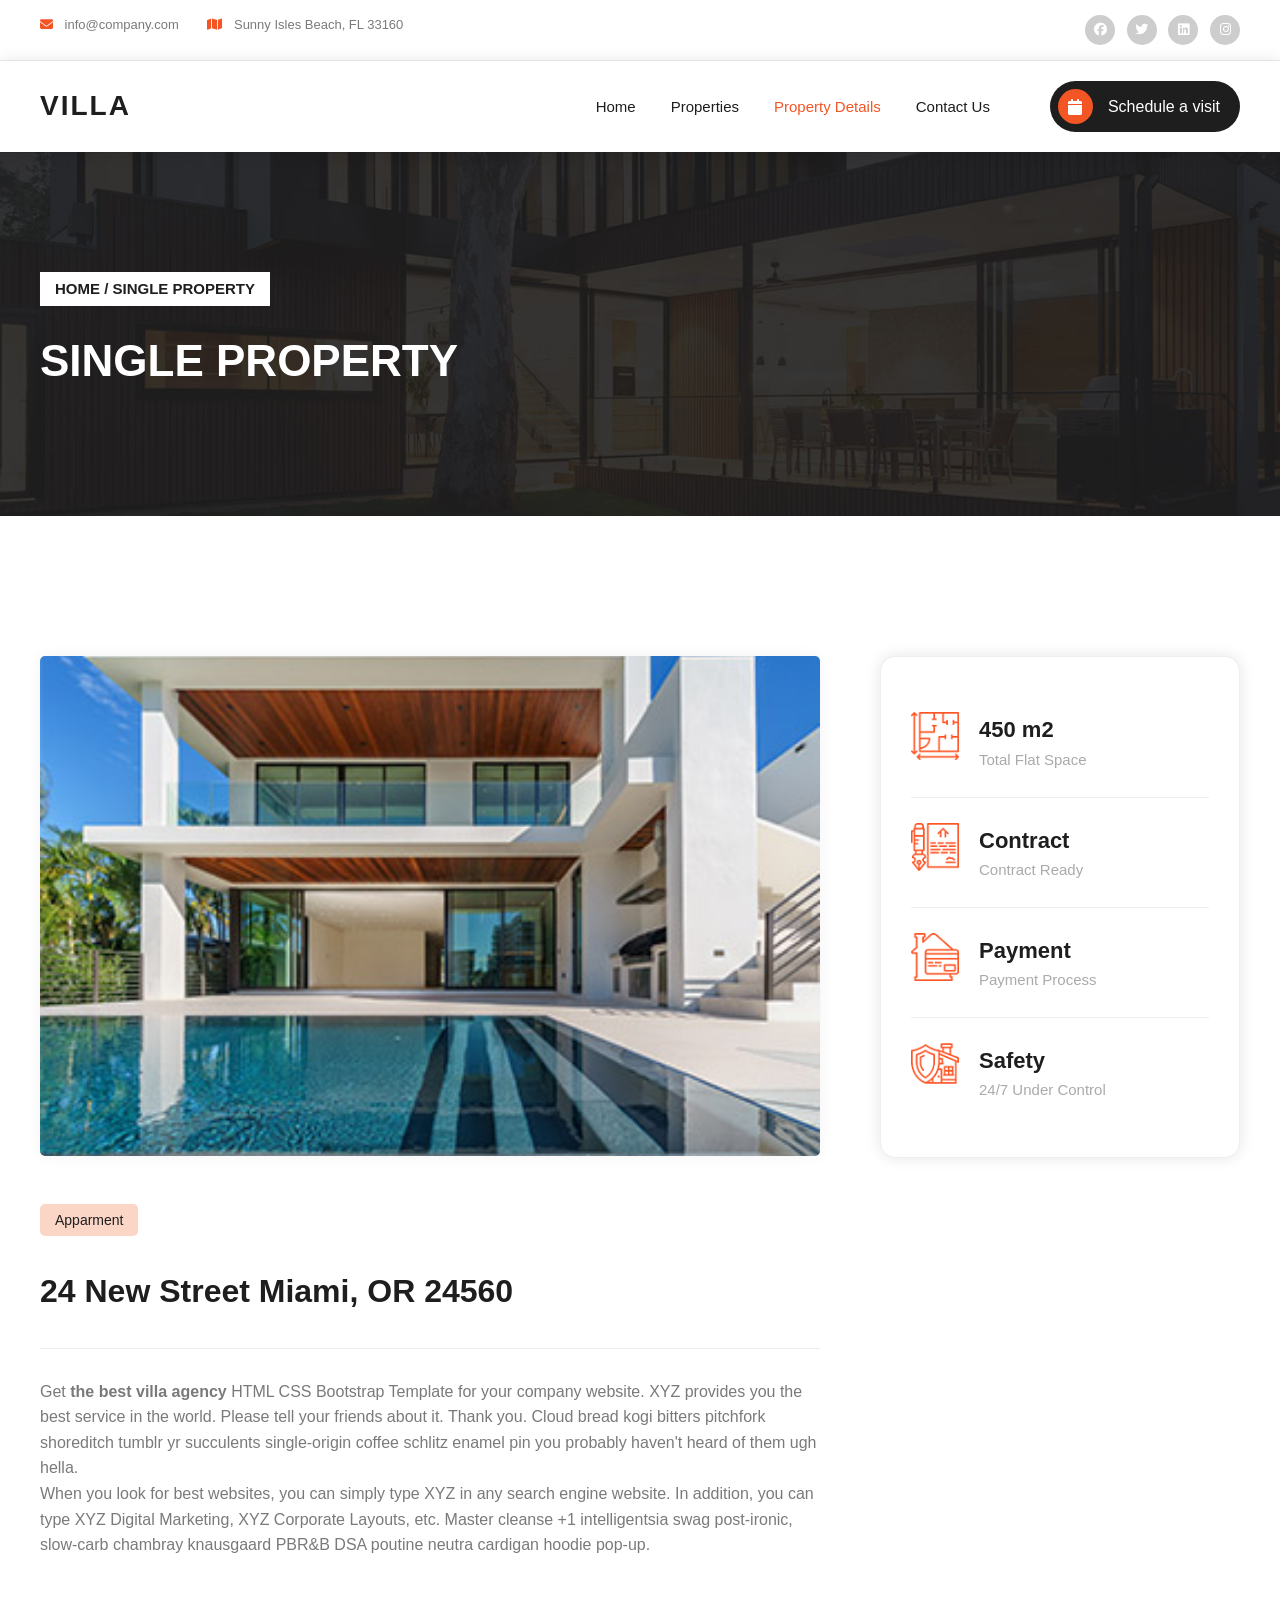
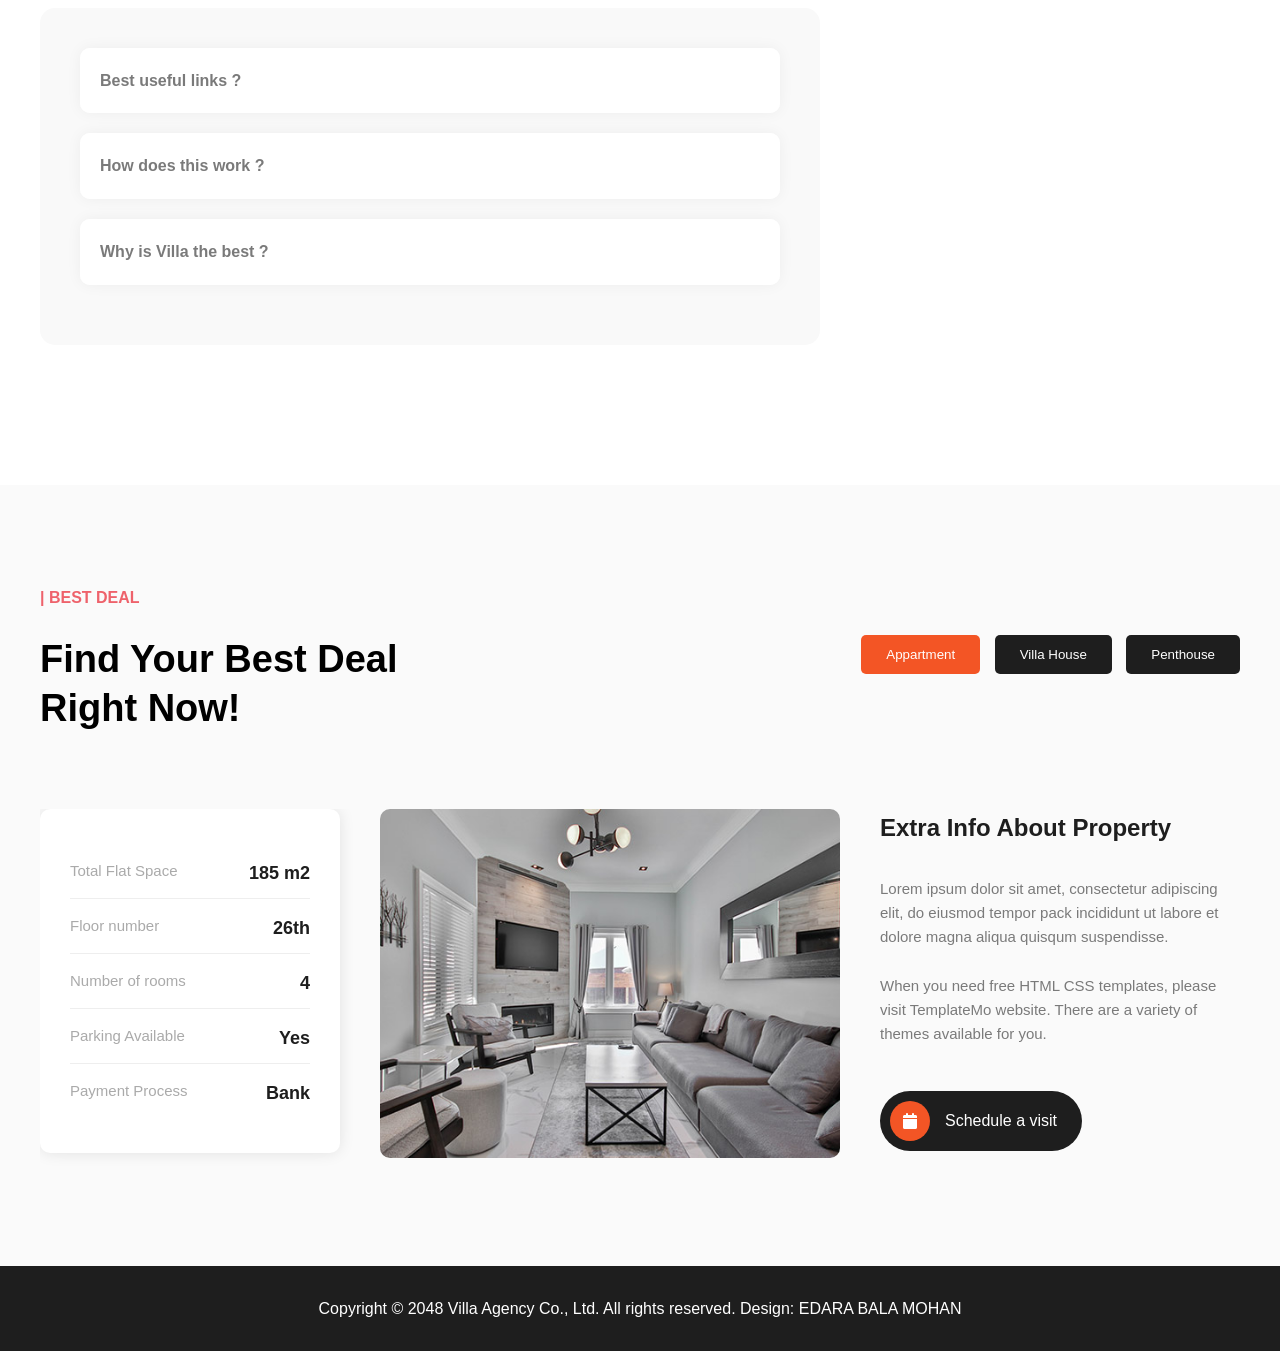
<file: property-details.html>
<!DOCTYPE html>
<html lang="en">

<head>
    <meta charset="UTF-8">
    <meta name="viewport" content="width=device-width, initial-scale=1.0">
    <title>Property Details</title>
    <link rel="stylesheet" href="./style.css">
    <!-- Icons -->
    <link rel="stylesheet" href="https://cdnjs.cloudflare.com/ajax/libs/font-awesome/6.4.0/css/all.min.css">
</head>

<body>
    <!-- TOP BAR -->
    <div class="top-info">
        <div class="container clearfix">
            <div class="info-left">
                <div class="info-box"><i class="fa-solid fa-envelope"></i> info@company.com</div>
                <div class="info-box"><i class="fa-solid fa-map"></i> Sunny Isles Beach, FL 33160</div>
            </div>
            <div class="info-right">
                <div class="social-icons">
                    <a href="#"><i class="fa-brands fa-facebook"></i></a>
                    <a href="#"><i class="fa-brands fa-twitter"></i></a>
                    <a href="#"><i class="fa-brands fa-linkedin"></i></a>
                    <a href="#"><i class="fa-brands fa-instagram"></i></a>
                </div>
            </div>
        </div>
    </div>
    <!-- HEADER -->
    <header class="header">
        <div class="container clear">
            <a href="./index.html" class="logo">VILLA</a>
            <nav class="nav clear">
                <ul class="menu">
                    <li><a href="./index.html">Home</a></li>
                    <li><a href="./properties.html">Properties</a></li>
                    <li><a href="./propertydetails.html"  class="active">Property Details</a></li>
                    <li><a href="./contact.html">Contact Us</a></li>
                </ul>
                <a href="#" class="schedule-btn">
                    <div class="round-icon"><i class="fa-solid fa-calendar"></i></div>
                    Schedule a visit
                </a>
            </nav>
        </div>
    </header>
    <!-- BANNER -->
    <div class="banner property-details-banner">
        <div class="container">
            <div class="path">HOME / SINGLE PROPERTY</div>
            <h1>Single Property</h1>
        </div>
    </div>

  <!-- MAIN DETAILS -->
  <section class="details-section">
    <div class="container clearfix">

      <div class="left-content">
        <img src="./Assets/property-01.jpg" alt="House" class="big-image">
        <span class="tag-orange">Apparment</span>
        <h2 class="house-title">24 New Street Miami, OR 24560</h2>
        <p>Get <strong>the best villa agency</strong> HTML CSS Bootstrap Template for your
          company website. XYZ provides you the <span>best service</span> in the
          world. Please tell your friends about it. Thank you. Cloud bread kogi bitters pitchfork shoreditch tumblr yr
          succulents single-origin coffee schlitz enamel pin you probably haven't heard of them ugh hella.</p>
        <p>When you look for best websites, you can simply type XYZ in any search engine website. In addition, you can
          type XYZ Digital Marketing, XYZ Corporate Layouts, etc. Master cleanse +1 intelligentsia swag post-ironic,
          slow-carb chambray knausgaard PBR&B DSA poutine neutra cardigan hoodie pop-up.</p>

        <div class="faq-box">
          <details>
            <summary>Best useful links ?</summary>
            <p>Dolor <strong>almesit amet</strong>, consectetur adipiscing elit, sed doesn't
              eiusmod tempor kinfalk tonx seitan crucifix 3 wolf moon bicycle rights keffiyeh snackwave wolf same vice,
              chillwave vexillologist incididunt ut labore consectetur <span>adipiscing</span> elit,
              sed do eiusmod tempor incididunt ut labore et dolore magna aliqua.</p>
          </details>
          <details>
            <summary>How does this work ?</summary>
            <p>Dolor sit amet, consectetur adipiscing elit, sed do eiusmod tempor incididunt ut labore et dolore magna
              aliqua.</p>
          </details>
          <details>
            <summary>Why is Villa the best ?</summary>
            <p>Ut enim ad minim veniam, quis nostrud exercitation ullamco laboris nisi ut aliquip ex ea commodo
              consequat.</p>
          </details>
        </div>
      </div>

      <div class="right-sidebar">
        <ul class="info-list">
          <li class="info-row clearfix">
            <img src="./Assets/info-icon-01.png" alt="Icon">
            <div class="text">
              <h4>450 m2</h4>
              <p>Total Flat Space</p>
            </div>
          </li>
          <li class="info-row clearfix">
            <img src="./Assets/info-icon-02.png" alt="Icon">
            <div class="text">
              <h4>Contract</h4>
              <p>Contract Ready</p>
            </div>
          </li>
          <li class="info-row clearfix">
            <img src="./Assets/info-icon-03.png" alt="Icon">
            <div class="text">
              <h4>Payment</h4>
              <p>Payment Process</p>
            </div>
          </li>
          <li class="info-row clearfix">
            <img src="./Assets/info-icon-04.png" alt="Icon">
            <div class="text">
              <h4>Safety</h4>
              <p>24/7 Under Control</p>
            </div>
          </li>
        </ul>
      </div>

    </div>
  </section>

    <!-- BEST DEAL SECTION -->
    <section class="best-deal">
        <div class="container">
            <div class="clearfix">
                <div class="heading">
                    <h6>| Best Deal</h6>
                    <h2>Find Your Best Deal <br> Right Now!</h2>
                </div>
                <div class="deal-tabs">
                    <button class="tab-button active">Appartment</button>
                    <button class="tab-button">Villa House</button>
                    <button class="tab-button">Penthouse</button>
                </div>
            </div>

            <div class="deal-content clearfix">
                <div class="deal-info">
                    <ul>
                        <li>Total Flat Space <span>185 m2</span></li>
                        <li>Floor number <span>26th</span></li>
                        <li>Number of rooms <span>4</span></li>
                        <li>Parking Available <span>Yes</span></li>
                        <li>Payment Process <span>Bank</span></li>
                    </ul>
                </div>
                <div class="deal-image">
                    <img src="./Assets/deal-01.jpg" alt="Deal">
                </div>
                <div class="deal-text">
                    <h3>Extra Info About Property</h3>
                    <p>Lorem ipsum dolor sit amet, consectetur adipiscing elit, do eiusmod tempor pack incididunt ut
                        labore et dolore magna aliqua quisqum suspendisse.</p>
                    <p>When you need free HTML CSS templates, please visit TemplateMo website. There are a variety of
                        themes available for you.</p>
                    <a href="#" class="visit-button">
                        <div class="icon-circle"><i class="fa-solid fa-calendar"></i></div>
                        Schedule a visit
                    </a>
                </div>
            </div>
        </div>
    </section>

    <!-- FOOTER -->
    <footer class="footer">
        <p>Copyright &copy; 2048 Villa Agency Co., Ltd. All rights reserved. Design: EDARA BALA MOHAN</p>
    </footer>
</body>

</html>
</file>
<file: style.css>
* {
  margin: 0px;
  padding: 0px;
  box-sizing: border-box;
}

body {
  font-family: 'Poppins', sans-serif;
  color: #7a7a7a;
  background-color: #ffffff;
  line-height: 1.6;
}

section {
  margin: 40px 0;
  clear: both;
}

.clearfix::after {
  content: "";
  display: table;
  clear: both;
}

.container {
  width: 1200px;
  margin: 0 auto;
}

/* TOP INFO BAR */
.top-info {
  display: flex;
  border-bottom: 1px solid #eee;
  padding: 15px 0;
  font-size: 13px;
}

.info-left {
  float: left;
}

.info-right {
  float: right;
}

.info-box {
  display: inline-block;
  margin-right: 25px;
}

.info-box i {
  color: #f35525;
  margin-right: 8px;
}

.social-icons a {
  display: inline-block;
  width: 30px;
  height: 30px;
  background-color: #cdcdcd;
  color: #fff;
  border-radius: 50%;
  text-align: center;
  line-height: 30px;
  margin-left: 8px;
}

.social-icons a:hover {
  background-color: #f35525;
}

/* HEADER */
.header {
  background-color: #fff;
  padding: 20px 0;
  /* margin-top: 20px; */
  position: sticky;
  top: 0px;
  z-index: 1111;
  box-shadow: 0px 0px 15px rgba(0, 0, 0, 0.1);
}

.header .container {
  display: flex;
  align-items: center;
  justify-content: space-between;
  gap: 30px;
}

.logo {
  text-decoration: none;
  font-size: 28px;
  font-weight: 700;
  color: #1e1e1e;
  margin: 0;
  text-transform: uppercase;
  letter-spacing: 2px;
}


.nav {
  flex: 1;
  display: flex;
  align-items: center;
  justify-content: flex-end;
  gap: 30px;
}

.menu {
  display: flex;
  gap: 35px;
  list-style: none;
  list-style-type: none;
  margin: 0;
  padding: 0;
}

.menu li {
  display: inline-block;
  margin: 0;
}

.menu li a {
  color: #1e1e1e;
  text-decoration: none;
  font-weight: 500;
  font-size: 15px;
  white-space: nowrap;
}

.menu li a:hover,
.menu li a:focus,
.menu li a:active {
  color: #f35525;
}

.menu li a.active {
  color: #f35525;

}

/* BUTTONS */
.dark-btn {
  display: inline-block;
  background-color: #1e1e1e;
  color: #fff;
  padding: 12px 25px;
  border-radius: 25px;
  font-weight: 500;
}

.schedule-btn {
  float: none;
  display: inline-flex;
  text-decoration: none;
  align-items: center;
  background-color: #1e1e1e;
  color: #fff;
  padding: 8px 20px 8px 8px;
  border-radius: 30px;
  margin-left: 30px;
  line-height: 35px;
}

.schedule-btn .round-icon {
  width: 35px;
  height: 35px;
  background-color: #f35525;
  border-radius: 50%;
  float: none;
  display: inline-flex;
  align-items: center;
  justify-content: center;
  margin-right: 15px;
  color: #fff;
}

.schedule-btn .round-icon {
  width: 35px;
  height: 35px;
  background-color: #f35525;
  border-radius: 50%;
  float: left;
  text-align: center;
  margin-right: 15px;
  color: #fff;
}

/* HERO SECTION */
.hero {
  background-image: url(./Assets/banner-01.jpg);
  background-size: cover;
  background-position: center;
  padding: 240px 0;
  color: #fff;
  margin: 0;
}

.hero .label {
  background-color: #fff;
  color: #1e1e1e;
  padding: 5px 15px;
  font-weight: 600;
  display: table;
  text-transform: uppercase;
  margin-bottom: 25px;
  font-size: 16px;
}

.orange-text {
  color: #f35525;
}

/* FEATURED SECTION */
.featured {
  padding: 100px 0;
}

.featured-left {
  float: left;
  width: 33%;
  position: relative;
}

.featured-left img {
  border-radius: 10px;
}

.featured-left .info-icon {
  position: absolute;
  bottom: -40px;
  left: -40px;
  width: 100px;
  height: 100px;
  background-color: #f35525;
  border-radius: 50%;
  text-align: center;
  line-height: 100px;
}

.featured-left .info-icon img {
  width: 50px;
  vertical-align: middle;
}

.featured-middle {
  float: left;
  width: 40%;
  padding: 0 30px 0 0;
}

.featured-right {
  float: left;
  width: 27%;
}

.heading h6 {
  color: #ee626b;
  font-size: 16px;
  text-transform: uppercase;
  margin-bottom: 25px;
  display: block;
}

.heading h2 {
  font-size: 38px;
  line-height: 1.3;
  margin-bottom: 15px;
  color: black;
}

/* FEATURED SECTION */

.accordion {
  background-color: #f6f9fb;
  border-radius: 10px;
  padding: 0 25px;
  color: black;
}

.accordion .item {
  border-bottom: 1px solid #eee;
  padding: 20px 0;
}

.accordion .item:last-child {
  border-bottom: none;
}

.accordion .item h4 {
  font-size: 19px;
  cursor: pointer;
}

.accordion .item p {
  margin-top: 15px;
  font-size: 14px;
}

.info-table {
  background-color: #fff;
  border-radius: 10px;
  box-shadow: 0px 0px 15px rgba(0, 0, 0, 0.1);
  padding: 20px 30px;
}

.info-item {
  border-bottom: 1px solid #eee;
  padding: 25px 0;
  overflow: hidden;
}

.info-item:last-child {
  border-bottom: none;
}

.info-item img {
  float: left;
  width: 48px;
  margin-right: 20px;
}

.info-item h4 {
  font-size: 22px;
  color: #1e1e1e;
}

.info-item p {
  color: #aaaaaa;
  font-size: 15px;
}

/* VIDEO SECTION */
.video-section {
  background-image: url('./Assets/video-bg.jpg');
  background-size: cover;
  background-position: center;
  padding: 120px 0 250px 0;
  text-align: center;
  position: relative;
  clear: both;
}

.video-section .heading h6 {
  color: #ee626b;
  text-align: center;
}

.video-section .heading h2 {
  color: #fff;
  text-align: center;
}

.video-container {
  margin-top: -180px;
}

.video-content {
  background-image: url('./Assets/video-frame.jpg');
  background-size: cover;
  background-position: center;
  height: 500px;
  border-radius: 20px;
  position: relative;
  box-shadow: 0px 0px 30px rgba(0, 0, 0, 0.2);
}

.play-btn {
  position: absolute;
  top: 50%;
  left: 50%;
  transform: translate(-50%, -50%);
  width: 70px;
  height: 70px;
  background-color: #fff;
  color: #ee626b;
  border-radius: 50%;
  text-align: center;
  line-height: 70px;
  font-size: 24px;
}

.play-btn:hover {
  background-color: #f35525;
  color: #fff;
}

/* STATS SECTION */
.stats {
  margin: 100px 0px;
}

.stats .container {
  display: flex;
  justify-content: space-evenly;
}

.stat-card {
  width: 310px;
  display: flex;
  align-items: center;
  background-color: #fad6d3;
  padding: 35px 30px;
  border-radius: 12px;
  position: relative;
  box-shadow: 0px 0px 15px rgba(0, 0, 0, 0.05);
  /* Added subtle shadow for depth */
}

.stat-card h2 {
  color: #f35525;
  font-size: 38px;
  margin-right: 20px;
  font-weight: 700;
}

.stat-card p {
  color: #1e1e1e;
  font-weight: 600;
  font-size: 15px;
  line-height: 1.3;
}

.stat-card .dot {
  position: absolute;
  top: -15px;
  right: -15px;
  width: 45px;
  height: 45px;
  background-color: #f35525;
  border-radius: 50%;
  box-shadow: 0px 0px 10px rgba(243, 85, 37, 0.4);
}

/* BEST DEAL SECTION */
.best-deal {
  padding: 100px 0;
  background-color: #fafafa;
  margin: 0px 0;

}

.best-deal .heading {
  float: left;
  width: 50%;
}

.deal-tabs {
  float: right;
  margin-top: 50px;
}

.tab-button {
  background-color: #1e1e1e;
  color: #fff;
  padding: 12px 25px;
  border-radius: 5px;
  margin-left: 10px;
  border: none;
  font-weight: 500;
  cursor: pointer;
}

.tab-button.active {
  background-color: #f35525;
}

.deal-content {
  margin-top: 60px;
  overflow: hidden;
}

.deal-info {
  float: left;
  width: 25%;
  background-color: #fff;
  padding: 35px 30px;
  border-radius: 10px;
  box-shadow: 0px 0px 15px rgba(0, 0, 0, 0.1);
}

.deal-info ul {
  list-style: none;
}

.deal-info ul li {
  border-bottom: 1px solid #eee;
  padding: 15px 0;
  color: #aaa;
  font-size: 15px;
}

.deal-info ul li:last-child {
  border-bottom: none;
}

.deal-info ul li span {
  float: right;
  color: #1e1e1e;
  font-weight: 700;
  font-size: 18px;
}

.deal-image {
  float: left;
  width: 45%;
  padding: 0 40px;
}

.deal-image img {
  border-radius: 10px;
  margin-right: 20px;
  width: 100%;
}

.deal-text {
  float: left;
  width: 30%;
}

.deal-text h3 {
  font-size: 24px;
  margin-bottom: 30px;
  color: #1e1e1e;
}

.deal-text p {
  margin-bottom: 25px;
  font-size: 15px;
}

.deal-text .visit-button {
  display: inline-flex;
  align-items: center;
  background-color: #1e1e1e;
  color: #fff;
  padding: 10px 25px 10px 10px;
  border-radius: 30px;
  text-decoration: none;
  font-weight: 500;
  margin-top: 20px;
  transition: all 0.3s;
}

/* .deal-text .visit-button:hover {
  background-color: #f35525;
} */

.visit-button .icon-circle {
  width: 40px;
  height: 40px;
  background-color: #f35525;
  color: #fff;
  border-radius: 50%;
  display: flex;
  align-items: center;
  justify-content: center;
  margin-right: 15px;
}

/* PROPERTIES SECTION */

.house-box {
  float: left;
  width: 31.33%;
  margin-right: 3%;
  background-color: #f9f9f9;
  padding: 30px;
  border-radius: 15px;
  margin-bottom: 30px;
}

.house-box:nth-child(3n) {
  margin-right: 0px;
}

.house-box img {
  border-radius: 15px;
  margin-bottom: 25px;
  width: 100%;
}

.tag {
  background-color: #fbd6c6;
  color: #1e1e1e;
  padding: 5px 12px;
  border-radius: 5px;
  font-size: 14px;
  font-weight: 500;
}

.price {
  float: right;
  color: #f35525;
  font-size: 20px;
  font-weight: 700;
}

.house-box h4 {
  margin-top: 25px;
  margin-bottom: 20px;
  font-size: 19px;
}

.house-box ul {
  list-style: none;
  margin-bottom: 25px;
  padding-bottom: 25px;
  border-bottom: 1px solid #eee;
}

.house-box ul li {
  display: inline-block;
  width: 48%;
  font-size: 15px;
  margin-bottom: 10px;
}

.house-box ul li b {
  color: #1e1e1e;
}

.black-button {
  display: inline-flex;
  justify-content: center;
  align-items: center;
  background-color: #1e1e1e;
  text-align: center;
  color: white;
  padding: 12px 30px;
  border-radius: 30px;
  text-decoration: none;
  font-weight: 500;
  border: none;
  cursor: pointer;
  font-family: inherit;
  transition: all 0.3s;
}

.black-button:hover {
  background-color: #f35525;
}

/* ===================================================================== */
/* CONTACT SECTION */
.contact {
  padding: 100px 0 150px 0;
  background-image: url('./Assets/contact-bg.jpg');
  /* height: 700px; */
  background-size: cover;
  background-position: center;
  text-align: center;
  margin: 0;
  position: relative;
}

/* ==================================================================== */
.contact .heading h2 {
  color: #fff;
}

.contact-layout {
  display: flex;
  justify-content: space-between;
  align-items: flex-start;
  margin-top: 100px;
  position: relative;
  margin: 10px;
}

.contact-map {
  width: 60%;
  height: 700px;

}

.contact-map iframe {
  border-radius: 15px;
  box-shadow: 0px 0px 15px rgba(0, 0, 0, 0.1);
}

.contact-info-cards {
  margin-top: 40px;
  display: flex;
  gap: 30px;
}

.info-card {
  flex: 1;
  background-color: #fff;
  padding: 30px;
  border-radius: 15px;
  box-shadow: 0px 0px 15px rgba(0, 0, 0, 0.1);
}


.info-card img {
  float: left;
  width: 50px;
  margin-right: 20px;
}

.info-card h4 {
  font-size: 18px;
  color: #1e1e1e;
}

.info-card h4 span {
  color: #aaa;
  font-size: 14px;
  font-weight: 400;
}

.contact-form {
  width: 35%;
  background-color: #fff;
  padding: 40px;
  border-radius: 15px;
  box-shadow: 0 0 30px rgba(0, 0, 0, 0.1);
}

.field {
  margin-bottom: 25px;
}

.field label {
  display: block;
  text-align: left;
  font-size: 15px;
  margin-bottom: 10px;
  color: #3e3e3e;
}

.field input,
.field textarea {
  width: 100%;
  padding: 15px;
  background-color: #f6f6f6;
  border: none;
  border-radius: 25px;
  font-family: inherit;
  font-size: 14px;
}

.field textarea {
  height: 160px;
  border-radius: 20px;
}

/* FOOTER */
.footer {
  background-color: #1e1e1e;
  color: #fff;
  padding: 30px 0;
  text-align: center;
  clear: both;
}

/* MOBILE RESPONSIVE STYLES */

@media (max-width: 992px) {
  .container {
    width: 92%;
  }

  .logo {
    font-size: 24px;
  }

  .nav {
    display: flex;
    align-items: center;
    justify-content: flex-end;
    gap: 30px;
  }

  .menu {
    flex-direction: column;
    gap: 20px;
    margin-bottom: 25px;
  }

  .menu li {
    display: block;
  }

  .schedule-btn {
    margin-left: 0;
    display: inline-flex;
  }

  /* Sections */
  .featured-left,
  .featured-middle,
  .featured-right {
    width: 100%;
    float: none;
    padding: 0;
    margin-bottom: 40px;
  }

  .featured-left .info-icon {
    left: 10px;
    bottom: -30px;
    width: 80px;
    height: 80px;
    line-height: 80px;
  }

  .featured-left .info-icon img {
    width: 40px;
  }

  .heading h2 {
    font-size: 30px;
  }

  .video-container {
    margin-top: -100px;
  }

  .video-content {
    height: 350px;
  }

  /* Stats Section */
  .stats .container {
    flex-direction: column;
    align-items: center;
    gap: 30px;
  }

  .stat-card {
    width: 100%;
    max-width: 350px;
  }

  /* Best Deal */
  .best-deal .heading {
    width: 100%;
    float: none;
    text-align: center;
    margin-bottom: 20px;
  }

  .deal-tabs {
    width: 100%;
    float: none;
    text-align: center;
    margin-top: 0;
    margin-bottom: 30px;
  }

  .tab-button {
    margin: 5px;
    padding: 10px 15px;
    font-size: 14px;
  }

  .deal-info,
  .deal-image,
  .deal-text {
    width: 100%;
    float: none;
    padding: 0;
    margin-bottom: 40px;
  }

  .deal-info {
    padding: 15px 30px;
  }

  .deal-image img {
    margin-right: 0;
  }

  /* Properties */
  .house-box {
    width: 100%;
    margin-right: 0;
    margin-bottom: 40px;
  }

  /* Contact (Home & Page) */
  .contact-layout,
  .cp-layout {
    display: flex;
    flex-direction: column;
    margin-top: 50px;
    padding: 0;
  }

  .contact,
  .cp-section {
    margin: 0;
    padding: 40px 0;
  }

  .cp-heading h2 {
    font-size: 30px;
    margin-bottom: 30px;
  }

  .contact-map,
  .contact-form {
    width: 100%;
  }

  .contact-map {
    height: auto;
    margin-bottom: 40px;
  }

  .contact-map iframe {
    height: 350px;
  }

  .contact-info-cards {
    flex-direction: column;
    gap: 20px;
  }

  .category-tabs {
    margin-bottom: 40px;
  }

  .tab-btn {
    margin: 5px;
    padding: 10px 20px;
  }

  .left-content,
  .right-sidebar {
    width: 100%;
    float: none;
  }

  .big-image {
    height: auto;
    max-height: 400px;
  }

  .house-title {
    font-size: 26px;
    padding-bottom: 20px;
    margin-bottom: 20px;
  }

  .faq-box {
    padding: 25px;
    margin-top: 30px;
  }

}

@media (max-width: 768px) {
  .top-info {
    display: none;
  }

  .header {
    padding: 15px 0;
  }

  .hero {
    padding: 150px 0;
    text-align: center;
  }

  .hero h1 {
    font-size: 32px;
  }

  .heading h2 {
    font-size: 28px;
  }

  .featured {
    padding: 60px 0;
  }

  .accordion .item h4 {
    font-size: 17px;
  }

  .video-section {
    padding: 80px 0 180px 0;
  }



  .contact-layout,
  .cp-layout {
    padding: 0 15px;
  }

  .category-tabs {
    display: flex;
    flex-direction: column;
    align-items: center;
    gap: 15px;
  }

  .tab-btn {
    width: 100%;
    max-width: 250px;
    margin: 0;
  }

  .house-title {
    font-size: 22px;
  }

  .details-section {
    padding: 60px 0;
  }
}

/* ==============================
   CONTACT PAGE RESPONSIVE CSS
============================== */

@media (max-width: 768px) {

  /* Banner */
  .cp-banner {
    padding: 60px 15px;
    text-align: center;
  }

  .cp-banner h1 {
    font-size: 32px;
    margin-top: 10px;
  }

  .cp-path {
    font-size: 14px;
  }

  /* Main Section */
  .cp-section {
    padding: 50px 15px;
  }

  .cp-layout {
    display: block;
  }

  /* Left Info Part */
  .cp-info-part {
    width: 100%;
    float: none;
    margin-bottom: 30px;
  }

  .cp-heading h6 {
    font-size: 16px;
  }

  .cp-heading h2 {
    font-size: 28px;
    line-height: 38px;
    margin: 10px 0 20px;
  }

  .cp-info-part p {
    font-size: 15px;
    line-height: 26px;
    margin-bottom: 25px;
  }

  /* Contact Cards */
  .cp-info-card-box {
    display: flex;
    align-items: center;
    padding: 15px;
    margin-bottom: 15px;
    border-radius: 10px;
  }

  .cp-info-card-box img {
    width: 45px;
    height: 45px;
    margin-right: 15px;
  }

  .cp-text h4 {
    font-size: 18px;
    margin-bottom: 5px;
  }

  .cp-text p {
    font-size: 14px;
    margin: 0;
  }

  /* Form Part */
  .cp-form-part {
    width: 100%;
    float: none;
  }

  .cp-form-part form {
    padding: 20px;
    border-radius: 10px;
  }

  .cp-field {
    margin-bottom: 18px;
  }

  .cp-field label {
    display: block;
    font-size: 15px;
    margin-bottom: 8px;
  }

  .cp-field input,
  .cp-field textarea {
    width: 100%;
    padding: 12px;
    font-size: 15px;
    border-radius: 6px;
    box-sizing: border-box;
  }

  .cp-field textarea {
    height: 130px;
    resize: none;
  }

  .black-button {
    width: 100%;
    padding: 14px;
    font-size: 16px;
    border-radius: 6px;
  }

  /* Map */
  .cp-map-area {
    margin-top: 40px;
  }

  .cp-map-area iframe {
    width: 100%;
    height: 300px;
    border-radius: 10px;
  }

}


/* Small Mobile */
@media (max-width: 480px) {

  .cp-banner h1 {
    font-size: 26px;
  }

  .cp-heading h2 {
    font-size: 24px;
    line-height: 34px;
  }

  .cp-info-card-box {
    flex-direction: column;
    text-align: center;
  }

  .cp-info-card-box img {
    margin: 0 0 10px;
  }

}

/* ========================================================================= */
/* ===============================PROPERTIES PAGE=========================== */
/* ========================================================================= */

/*  BANNER Area */
.banner {
  background-image: url('./Assets/page-heading-bg.jpg');
  background-size: cover;
  background-position: center;
  padding: 120px 0;
  text-align: left;
  position: relative;
}

.banner::before {
  content: "";
  position: absolute;
  top: 0;
  left: 0;
  width: 100%;
  height: 100%;
  background-color: rgba(0, 0, 0, 0.7);
  opacity: 0.5;
}

.banner .container {
  position: relative;
  z-index: 1;
}

/* PROPERTIES LISTING */
.properties-section {
  padding: 100px 0;
}

.category-tabs {
  text-align: center;
  margin-bottom: 80px;
}

.tab-btn {
  background-color: #1e1e1e;
  color: #fff;
  padding: 12px 30px;
  border-radius: 5px;
  margin: 0 8px;
  display: inline-block;
  cursor: pointer;
  font-weight: 500;
  font-size: 15px;
}

.tab-btn.active {
  background-color: #f35525;
  border-radius: 5px;
}

.banner h1 {
  color: #fff;
  font-size: 44px;
  text-transform: uppercase;
  margin-top: 20px;
}

.banner .path {
  background-color: #fff;
  color: #1e1e1e;
  display: inline-block;
  padding: 5px 15px;
  font-weight: 600;
  font-size: 15px;
}

/* PAGINATION */
.pagination {
  text-align: center;
  margin-top: 50px;
}

.pagination a {
  display: inline-block;
  text-decoration: none;
  width: 45px;
  height: 45px;
  background-color: #1e1e1e;
  color: #fff;
  border-radius: 50%;
  text-align: center;
  line-height: 45px;
  margin: 0 5px;
  font-weight: 600;
}

.pagination a.active,
.pagination a:hover {
  background-color: #f35525;
}

/* ========================================================================= */
/* ===========================PROPERTY DETAILS PAGE========================= */
/* ========================================================================= */

/* BANNER Area */
.banner {
  background-image: url('./Assets/page-heading-bg.jpg');
  background-size: cover;
  background-position: center;
  padding: 120px 0;
  text-align: left;
  position: relative;
}

.banner::before {
  content: "";
  position: absolute;
  top: 0;
  left: 0;
  width: 100%;
  height: 100%;
  background-color: rgba(0, 0, 0, 0.7);
  opacity: 0;
}

.banner .container {
  position: relative;
  z-index: 1;
}

.banner h1 {
  color: #fff;
  font-size: 44px;
  text-transform: uppercase;
  margin-top: 20px;
}

.banner .path {
  background-color: #fff;
  color: #1e1e1e;
  display: inline-block;
  padding: 5px 15px;
  font-weight: 600;
  font-size: 15px;
}

/* PROPERTY DETAILS SECTION */
.details-section {
  padding: 100px 0;
}

.left-content {
  float: left;
  width: 65%;
}

.right-sidebar {
  float: right;
  width: 30%;
}

.big-image {
  width: 100%;
  height: 500px;
  border-radius: 5px;
  margin-bottom: 40px;
  box-shadow: 0px 0px 15px rgba(0, 0, 0, 0.05);
  object-fit: cover;
}

.tag-orange {
  display: inline-block;
  padding: 5px 15px;
  background-color: #fbd6c6;
  color: #1e1e1e;
  border-radius: 5px;
  font-size: 14px;
  margin-bottom: 30px;
  font-weight: 500;
}

.house-title {
  font-size: 32px;
  border-bottom: 1px solid #eee;
  padding-bottom: 30px;
  margin-bottom: 30px;
  color: #1e1e1e;
}

.faq-box {
  background-color: #f9f9f9;
  padding: 40px;
  border-radius: 15px;
  margin-top: 50px;
}

details {
  background-color: #fff;
  margin-bottom: 20px;
  border-radius: 10px;
  box-shadow: 0px 0px 15px rgba(0, 0, 0, 0.05);
  overflow: hidden;
}

summary {
  padding: 20px;
  font-weight: 600;
  cursor: pointer;
  list-style: none;
  background-color: #fff;
}

details[open] summary {
  color: #f35525;
}

details p {
  padding: 0 20px 20px 20px;
  font-size: 14px;
}

/* SIDEBAR INFO LIST */
.info-list {
  background-color: #fff;
  padding: 30px;
  border-radius: 15px;
  box-shadow: 0px 0px 15px rgba(0, 0, 0, 0.1);
  border: 1px solid #eee;
}

.info-row {
  border-bottom: 1px solid #eee;
  padding: 25px 0;
  overflow: hidden;
}

.info-row:last-child {
  border-bottom: none;
}

.info-row img {
  float: left;
  width: 48px;
  margin-right: 20px;
}

.info-row h4 {
  font-size: 22px;
  color: #1e1e1e;
}

.info-row p {
  color: #aaaaaa;
  font-size: 15px;
}

/* 6. BANNER Area (Contact Page) */
.cp-banner {
  background-image: url('./Assets/page-heading-bg.jpg');
  background-size: cover;
  background-position: center;
  padding: 120px 0;
  text-align: left;
  position: relative;
}

.cp-banner::before {
  content: "";
  position: absolute;
  top: 0;
  left: 0;
  width: 100%;
  height: 100%;
  background-color: rgba(0, 0, 0, 0.7);
  opacity: 0.5;
}

.cp-banner .container {
  position: relative;
  z-index: 1;
}

.cp-banner h1 {
  color: #fff;
  font-size: 44px;
  text-transform: uppercase;
  margin-top: 20px;
}

.cp-banner .cp-path {
  background-color: #fff;
  color: #1e1e1e;
  display: inline-block;
  padding: 5px 15px;
  font-weight: 600;
  font-size: 15px;
}

/* ===============================CONTACT PAGE=========================== */
/* ========================================================================= */

.cp-section {
  padding: 20px 0;
  margin: 10px 100px;
}

.cp-layout {
  overflow: hidden;
  padding: 0 40px;
  margin-bottom: 80px;
}

.cp-info-part {
  float: left;
  width: 45%;
}

.cp-info-part p {
  margin-bottom: 18px;
}

.cp-heading h6 {
  color: #ee626b;
  font-size: 15px;
  text-transform: uppercase;
  margin-bottom: 25px;
  display: block;
}

.cp-heading h2 {
  font-size: 38px;
  line-height: 1.3;
  margin-bottom: 40px;
}

.cp-info-card-box {
  background-color: #fff;
  padding: 35px;
  border-radius: 15px;
  box-shadow: 0px 0px 15px rgba(0, 0, 0, 0.1);
  margin-bottom: 35px;
  overflow: hidden;
  border: 1px solid #eee;
}

.cp-info-card-box img {
  float: left;
  width: 48px;
  margin-right: 20px;
}

.cp-info-card-box h4 {
  font-size: 20px;
  color: #1e1e1e;
}

.cp-info-card-box h4 p {
  color: #aaa;
  font-size: 15px;
  font-weight: 400;
  margin-top: 5px;
}

/* FORM STYLES */
.cp-form-part {
  float: right;
  width: 50%;
  background-color: #fff;
  padding: 30px;
  border-radius: 15px;
  box-shadow: 0px 0px 15px rgba(0, 0, 0, 0.1);
}

.cp-field {
  margin-bottom: 25px;
}

.cp-field label {
  display: block;
  font-size: 15px;
  margin-bottom: 10px;
  color: #1e1e1e;
  font-weight: 500;
}

.cp-field input,
.cp-field textarea {
  width: 100%;
  padding: 15px;
  background-color: #f6f6f6;
  border: none;
  border-radius: 25px;
  font-family: inherit;
  font-size: 14px;
}

.cp-field textarea {
  height: 160px;
  border-radius: 20px;
}

/* MAP Area */
.cp-map-area {
  width: 100%;
  height: 500px;
  border-radius: 20px;
  overflow: hidden;
  box-shadow: 0px 0px 15px rgba(0, 0, 0, 0.1);
}
</file>
